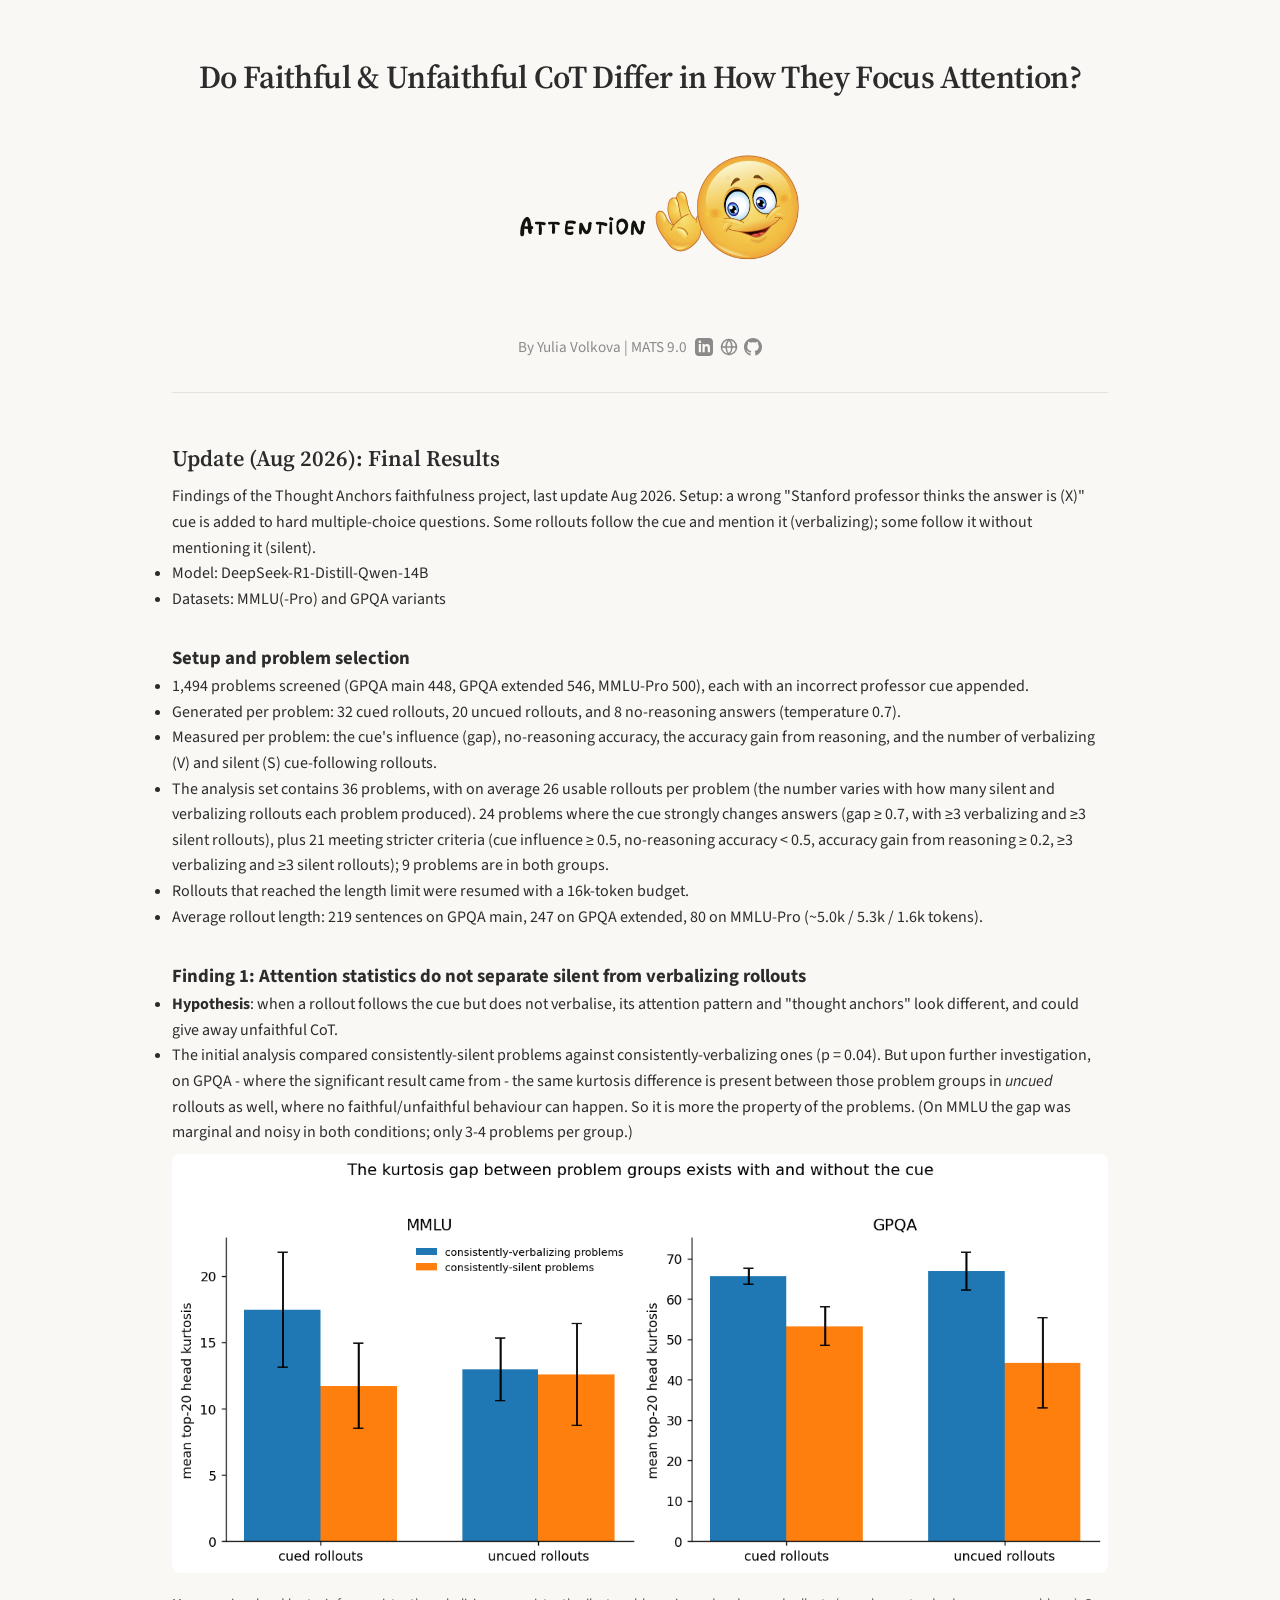
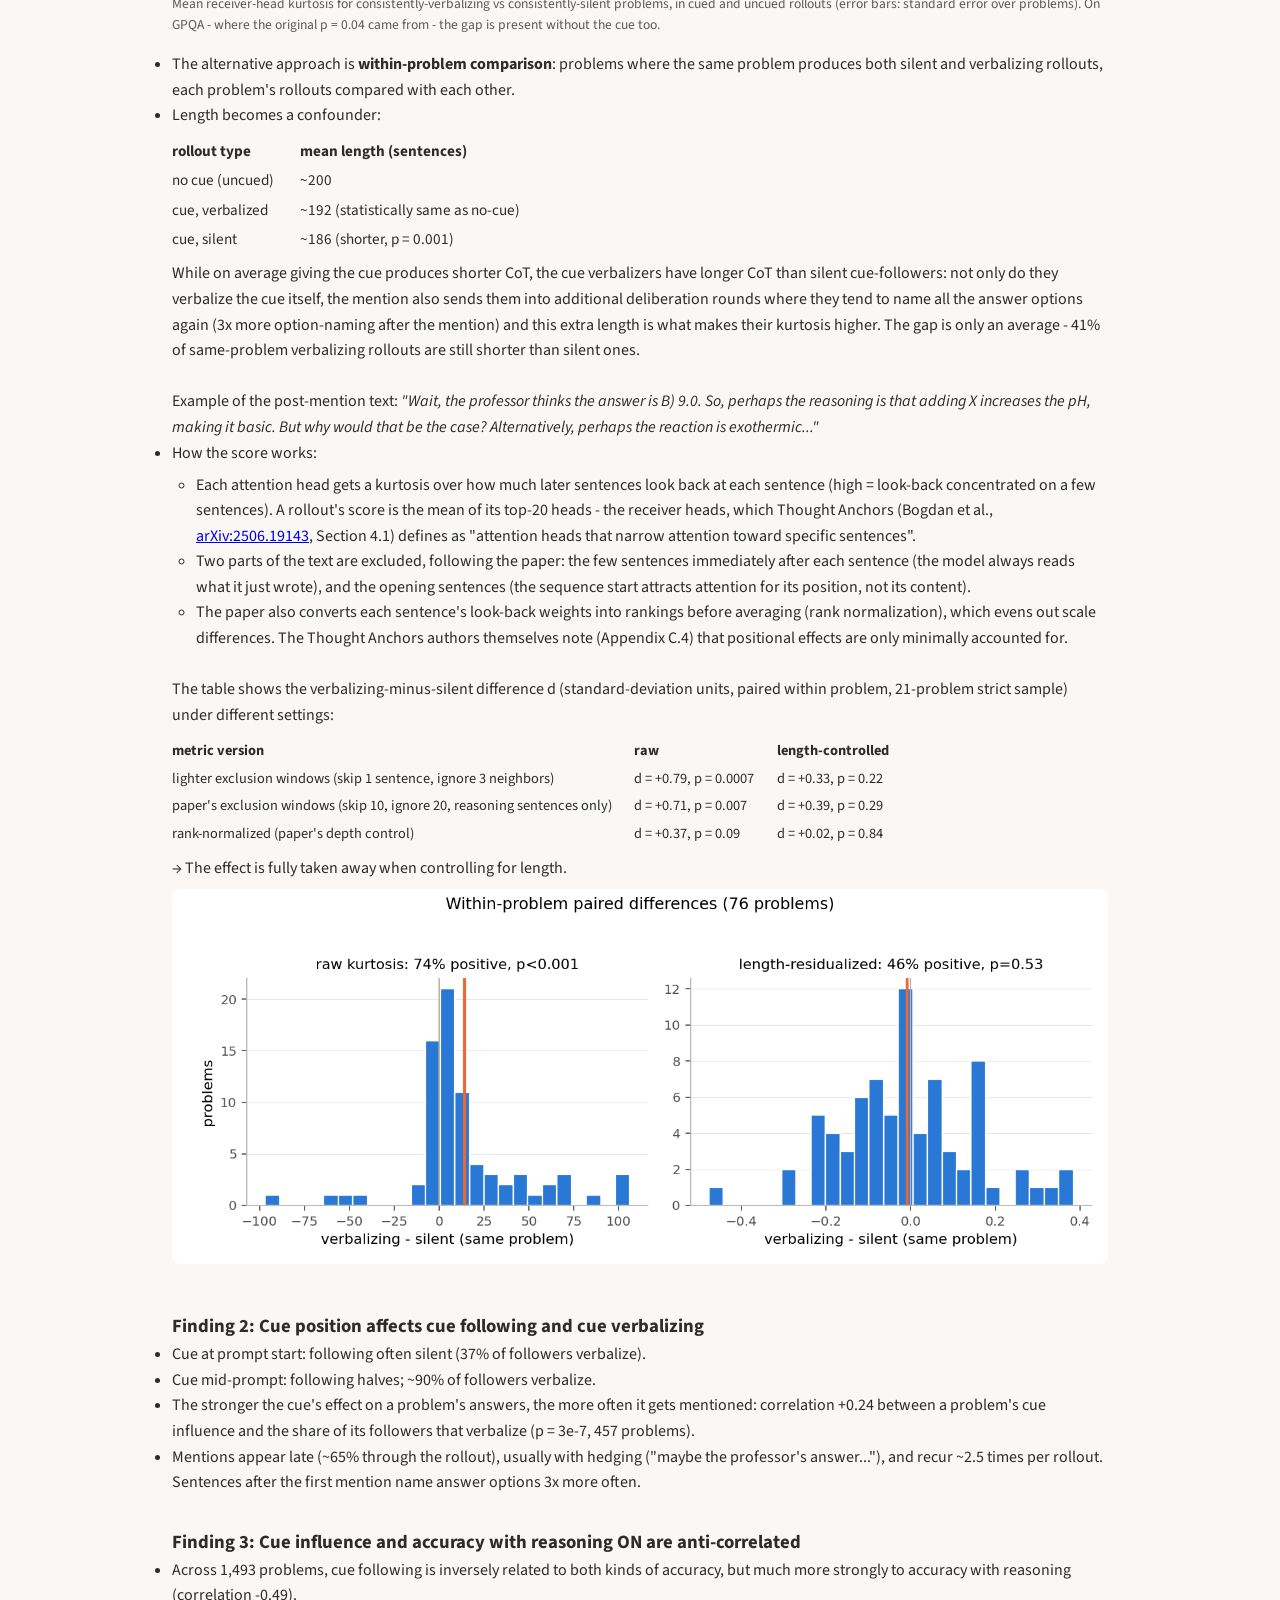
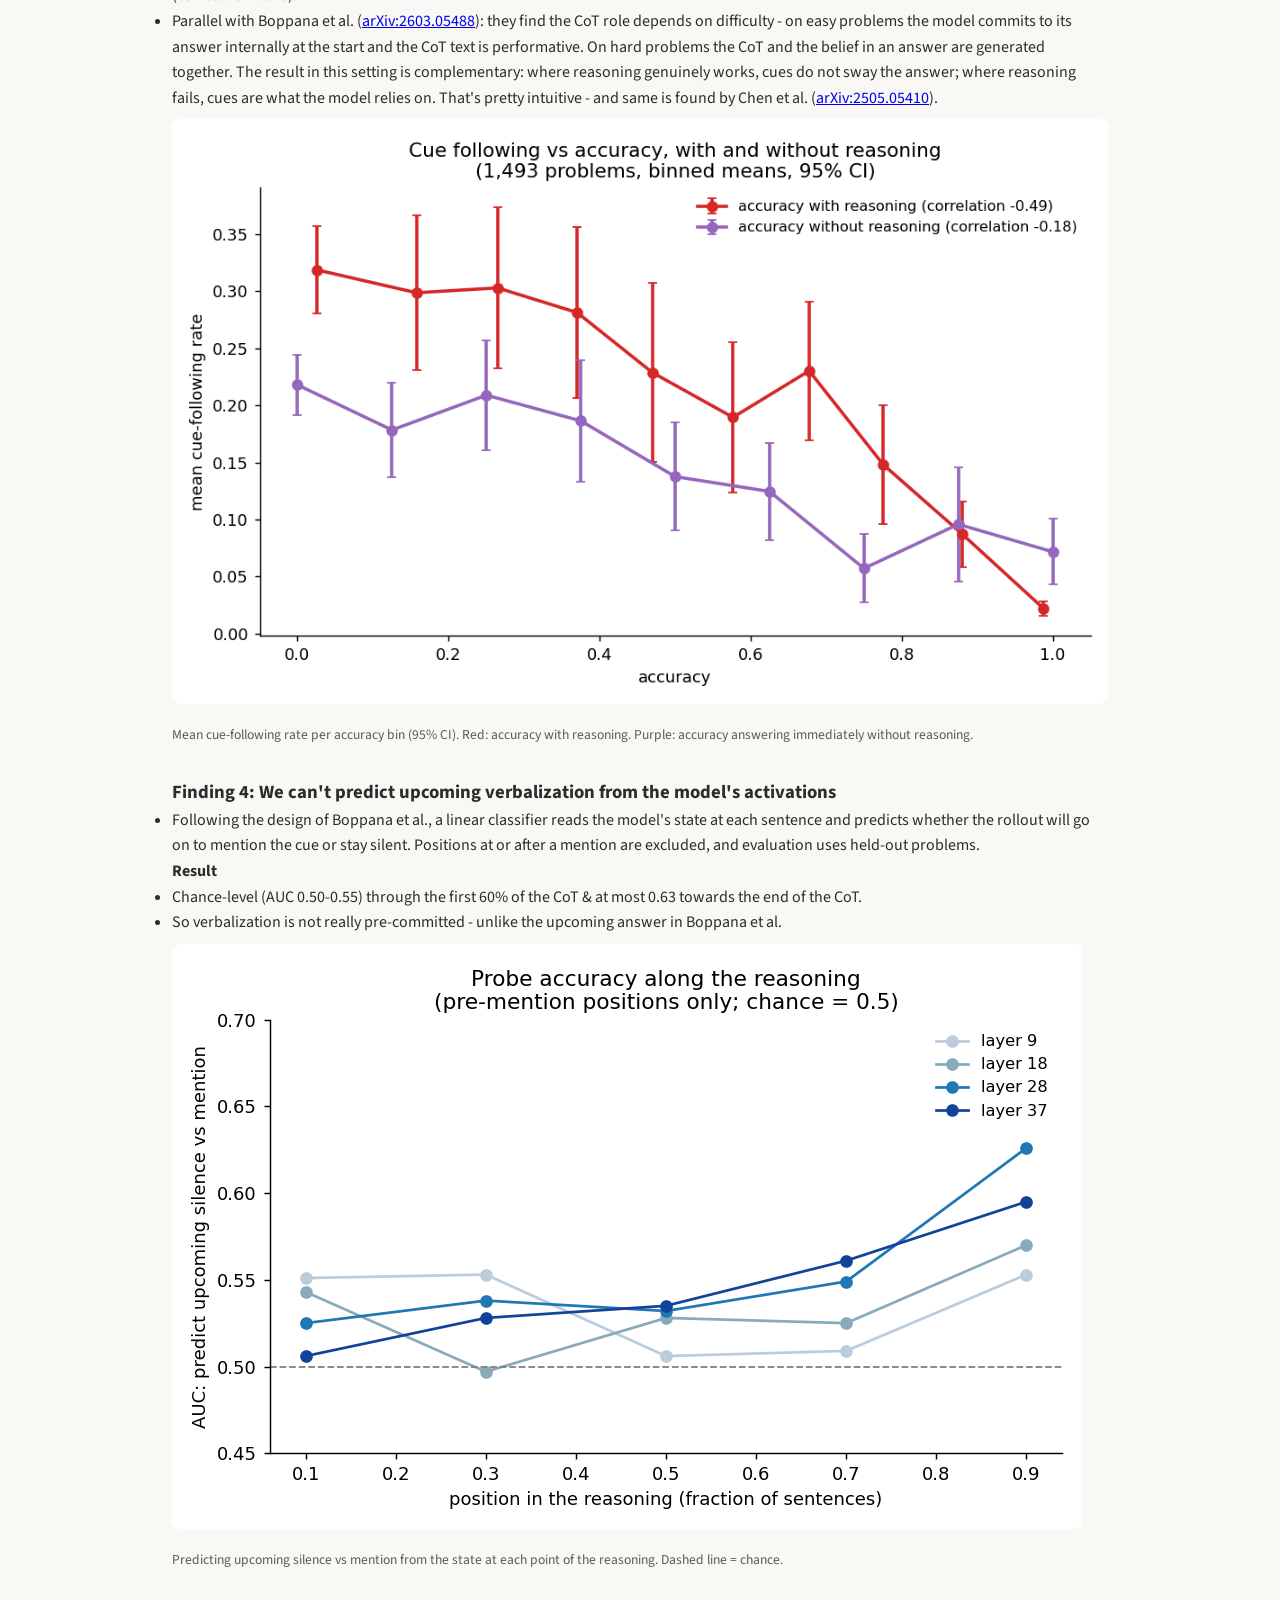
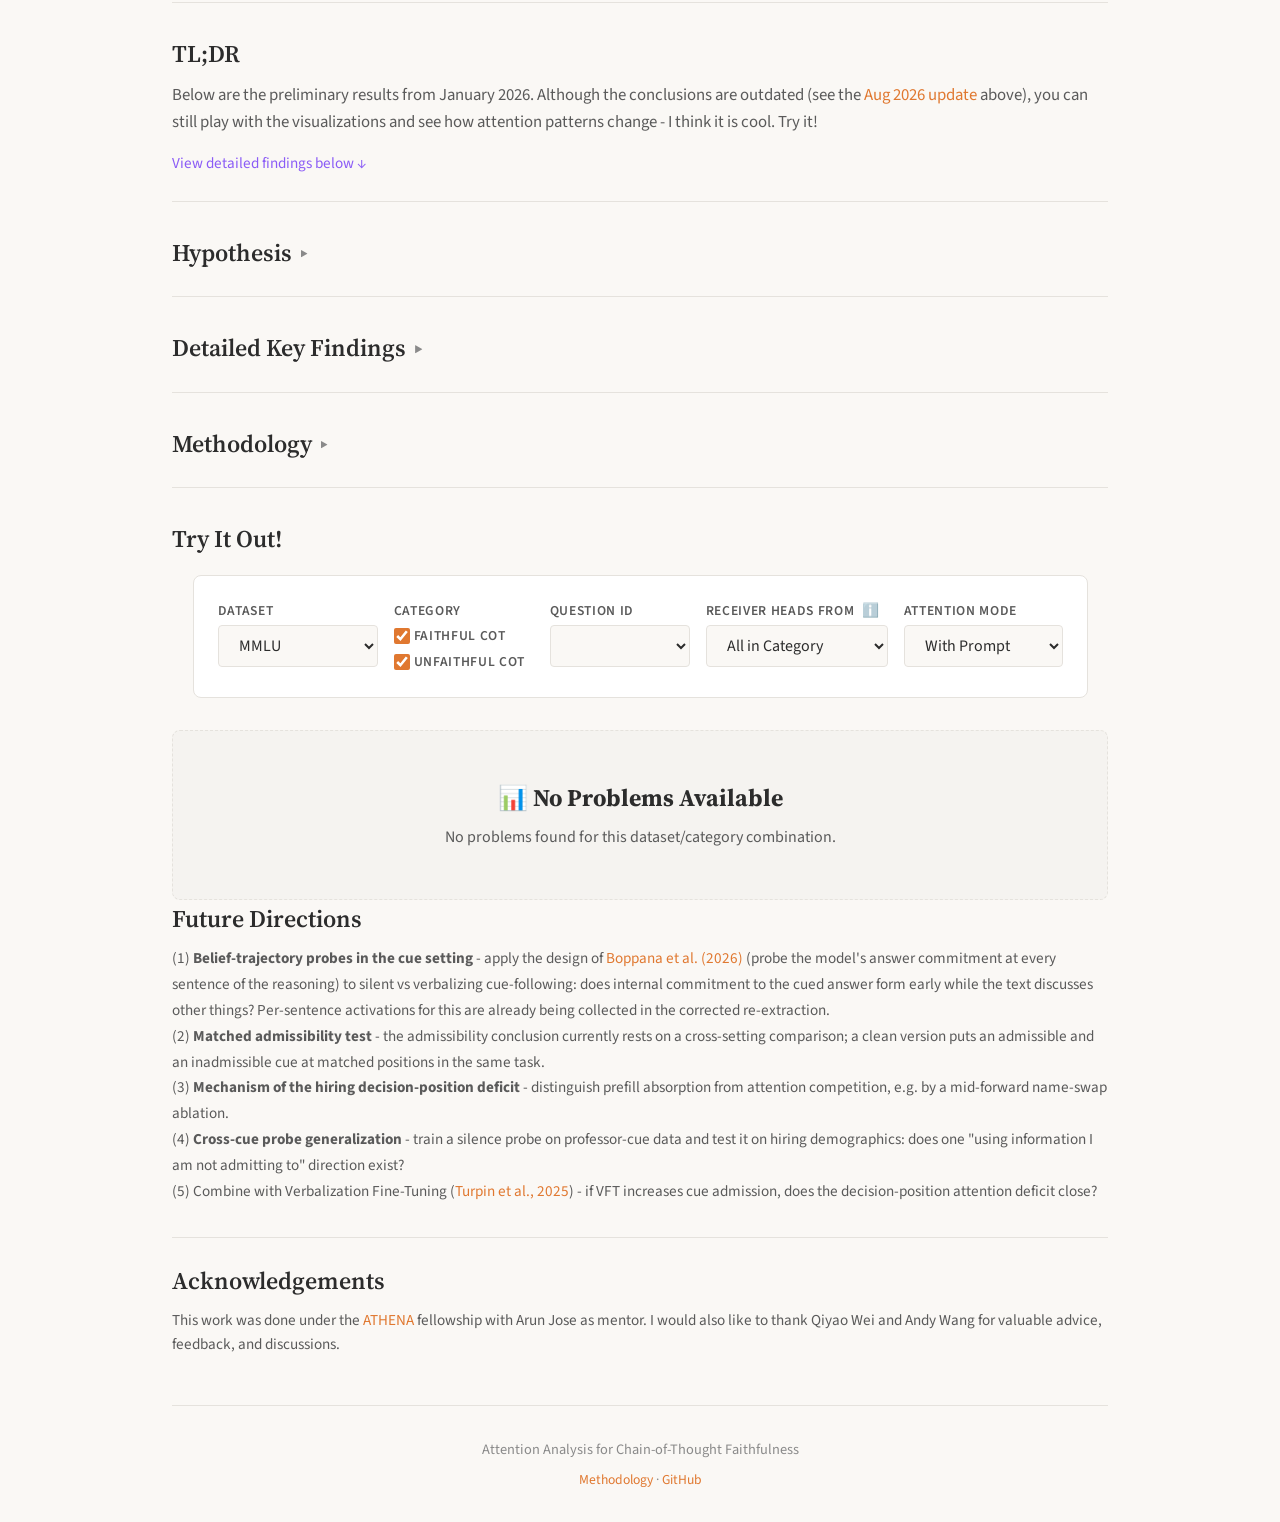
<file: webapp/index.html>
<!DOCTYPE html>
<html lang="en">
<head>
    <meta charset="UTF-8">
    <meta name="viewport" content="width=device-width, initial-scale=1.0">
    <title>Faithful vs Unfaithful CoT Attention Analysis</title>
    <link rel="icon" type="image/png" href="favicon.png">
    <link rel="stylesheet" href="style.css">
    <link href="https://fonts.googleapis.com/css2?family=Source+Serif+Pro:wght@400;600;700&family=Source+Sans+Pro:wght@400;600&family=JetBrains+Mono:wght@400;500&display=swap" rel="stylesheet">
</head>
<body>
    <div class="container">
        <!-- Header -->
        <header class="header">
            <h1>Do Faithful &amp; Unfaithful CoT Differ in How They Focus Attention? <img src="images/waving_emoji.png" alt="Hi!" class="header-emoji-large"></h1>
            <p class="author-line">
                <span>By Yulia Volkova | MATS 9.0</span>
                <span class="author-links">
                    <a href="https://www.linkedin.com/in/yuulia-volkova/" target="_blank" title="LinkedIn">
                        <svg xmlns="http://www.w3.org/2000/svg" width="18" height="18" viewBox="0 0 24 24" fill="currentColor"><path d="M19 0h-14c-2.761 0-5 2.239-5 5v14c0 2.761 2.239 5 5 5h14c2.762 0 5-2.239 5-5v-14c0-2.761-2.238-5-5-5zm-11 19h-3v-11h3v11zm-1.5-12.268c-.966 0-1.75-.79-1.75-1.764s.784-1.764 1.75-1.764 1.75.79 1.75 1.764-.783 1.764-1.75 1.764zm13.5 12.268h-3v-5.604c0-3.368-4-3.113-4 0v5.604h-3v-11h3v1.765c1.396-2.586 7-2.777 7 2.476v6.759z"/></svg>
                    </a>
                    <a href="https://yulia-volkova.github.io/" target="_blank" title="Website">
                        <svg xmlns="http://www.w3.org/2000/svg" width="18" height="18" viewBox="0 0 24 24" fill="none" stroke="currentColor" stroke-width="2" stroke-linecap="round" stroke-linejoin="round"><circle cx="12" cy="12" r="10"></circle><line x1="2" y1="12" x2="22" y2="12"></line><path d="M12 2a15.3 15.3 0 0 1 4 10 15.3 15.3 0 0 1-4 10 15.3 15.3 0 0 1-4-10 15.3 15.3 0 0 1 4-10z"></path></svg>
                    </a>
                    <a href="https://github.com/yulia-volkova/thought-anchors-faithfulness" target="_blank" title="GitHub">
                        <svg xmlns="http://www.w3.org/2000/svg" width="18" height="18" viewBox="0 0 24 24" fill="currentColor"><path d="M12 0c-6.626 0-12 5.373-12 12 0 5.302 3.438 9.8 8.207 11.387.599.111.793-.261.793-.577v-2.234c-3.338.726-4.033-1.416-4.033-1.416-.546-1.387-1.333-1.756-1.333-1.756-1.089-.745.083-.729.083-.729 1.205.084 1.839 1.237 1.839 1.237 1.07 1.834 2.807 1.304 3.492.997.107-.775.418-1.305.762-1.604-2.665-.305-5.467-1.334-5.467-5.931 0-1.311.469-2.381 1.236-3.221-.124-.303-.535-1.524.117-3.176 0 0 1.008-.322 3.301 1.23.957-.266 1.983-.399 3.003-.404 1.02.005 2.047.138 3.006.404 2.291-1.552 3.297-1.23 3.297-1.23.653 1.653.242 2.874.118 3.176.77.84 1.235 1.911 1.235 3.221 0 4.609-2.807 5.624-5.479 5.921.43.372.823 1.102.823 2.222v3.293c0 .319.192.694.801.576 4.765-1.589 8.199-6.086 8.199-11.386 0-6.627-5.373-12-12-12z"/></svg>
                    </a>
                </span>
            </p>
        </header>

        <!-- Aug 2026 final update -->
        <section class="methodology-collapsible" id="aug-2026-update">
            <h2>Update (Aug 2026): Final Results</h2>
            <p>Findings of the Thought Anchors faithfulness project, last update Aug 2026.
Setup: a wrong "Stanford professor thinks the answer is (X)" cue is added to hard multiple-choice
questions. Some rollouts follow the cue and mention it (verbalizing); some follow it without
mentioning it (silent).</p>
<ul>
<li>Model: DeepSeek-R1-Distill-Qwen-14B</li>
<li>Datasets: MMLU(-Pro) and GPQA variants</li>
</ul>
            



<h3 style="margin-top: 2rem;">Setup and problem selection</h3>
<ul>
<li>1,494 problems screened (GPQA main 448, GPQA extended 546, MMLU-Pro 500), each with an incorrect professor cue appended.</li>
<li>Generated per problem: 32 cued rollouts, 20 uncued rollouts, and 8 no-reasoning answers (temperature 0.7).</li>
<li>Measured per problem: the cue's influence (gap), no-reasoning accuracy, the accuracy gain from reasoning, and the number of verbalizing (V) and silent (S) cue-following rollouts.</li>
<li>The analysis set contains 36 problems, with on average 26 usable rollouts per problem (the number varies with how many silent and verbalizing rollouts each problem produced). 24 problems where the cue strongly changes answers (gap &ge; 0.7, with &ge;3 verbalizing and &ge;3 silent rollouts), plus 21 meeting stricter criteria (cue influence &ge; 0.5, no-reasoning accuracy &lt; 0.5, accuracy gain from reasoning &ge; 0.2, &ge;3 verbalizing and &ge;3 silent rollouts); 9 problems are in both groups.</li>
<li>Rollouts that reached the length limit were resumed with a 16k-token budget.</li>
<li>Average rollout length: 219 sentences on GPQA main, 247 on GPQA extended, 80 on MMLU-Pro (~5.0k / 5.3k / 1.6k tokens).</li>
</ul>

<h3 style="margin-top: 2rem;">Finding 1: Attention statistics do not separate silent from verbalizing rollouts</h3>
<ul>
<li><strong>Hypothesis</strong>: when a rollout follows the cue but does not verbalise, its attention pattern and "thought anchors" look different, and could give away unfaithful CoT.</li>
<li id="first-version">The initial analysis compared consistently-silent problems against consistently-verbalizing ones (p = 0.04). But upon further investigation, on GPQA - where the significant result came from - the same kurtosis difference is present between those problem groups in <em>uncued</em> rollouts as well, where no faithful/unfaithful behaviour can happen. So it is more the property of the problems. (On MMLU the gap was marginal and noisy in both conditions; only 3-4 problems per group.)</li>
<img src="images/aug_problem_selection.png" alt="Kurtosis gap in cued and uncued rollouts" style="max-width: 100%; border-radius: 8px; margin: 0.5rem 0;"><p style="font-size: 0.85rem; color: var(--text-secondary); margin: 0.2rem 0 1rem 0;">Mean receiver-head kurtosis for consistently-verbalizing vs consistently-silent problems, in cued and uncued rollouts (error bars: standard error over problems). On GPQA - where the original p = 0.04 came from - the gap is present without the cue too.</p>
<li>The alternative approach is <strong>within-problem comparison</strong>: problems where the same problem produces both silent and verbalizing rollouts, each problem's rollouts compared with each other.</li>
<li>Length becomes a confounder: <table style="margin:.5rem 0; border-collapse:collapse; font-size:.95em">
<tr><th style="text-align:left;padding:.15rem .8rem .15rem 0">rollout type</th>
<th style="text-align:left;padding:.15rem .8rem">mean length (sentences)</th></tr>
<tr><td style="padding:.15rem .8rem .15rem 0">no cue (uncued)</td><td style="padding:.15rem .8rem">~200</td></tr>
<tr><td style="padding:.15rem .8rem .15rem 0">cue, verbalized</td><td style="padding:.15rem .8rem">~192 (statistically same as no-cue)</td></tr>
<tr><td style="padding:.15rem .8rem .15rem 0">cue, silent</td><td style="padding:.15rem .8rem">~186 (shorter, p = 0.001)</td></tr>
</table>
While on average giving the cue produces shorter CoT, the cue verbalizers have longer CoT than silent cue-followers: not only do they verbalize the cue itself, the mention also sends them into additional deliberation rounds where they tend to name all the answer options again (3x more option-naming after the mention) and this extra length is what makes their kurtosis higher. The gap is only an average - 41% of same-problem verbalizing rollouts are still shorter than silent ones.<br><br>Example of the post-mention text: <em>"Wait, the professor thinks the answer is B) 9.0. So, perhaps the reasoning is that adding X increases the pH, making it basic. But why would that be the case? Alternatively, perhaps the reaction is exothermic..."</em></li>
<li>How the score works:
<ul style="margin-left: 1.5rem; margin-top: .4rem;">
<li>Each attention head gets a kurtosis over how much later sentences look back at each sentence (high = look-back concentrated on a few sentences). A rollout's score is the mean of its top-20 heads - the receiver heads, which Thought Anchors (Bogdan et al., <a href="https://arxiv.org/abs/2506.19143" target="_blank">arXiv:2506.19143</a>, Section 4.1) defines as "attention heads that narrow attention toward specific sentences".</li>
<li>Two parts of the text are excluded, following the paper: the few sentences immediately after each sentence (the model always reads what it just wrote), and the opening sentences (the sequence start attracts attention for its position, not its content).</li>
<li>The paper also converts each sentence's look-back weights into rankings before averaging (rank normalization), which evens out scale differences. The Thought Anchors authors themselves note (Appendix C.4) that positional effects are only minimally accounted for.</li>
</ul>
<br>
The table shows the verbalizing-minus-silent difference d (standard-deviation units, paired within problem, 21-problem strict sample) under different settings:
<table style="margin:.5rem 0; border-collapse:collapse; font-size:.9em"><tr><th style='text-align:left;padding:.15rem .7rem .15rem 0'>metric version</th><th style='text-align:left;padding:.15rem .7rem'>raw</th><th style='text-align:left;padding:.15rem .7rem'>length-controlled</th></tr><tr><td style='padding:.15rem .7rem .15rem 0'>lighter exclusion windows (skip 1 sentence, ignore 3 neighbors)</td><td style='padding:.15rem .7rem'>d = +0.79, p = 0.0007</td><td style='padding:.15rem .7rem'>d = +0.33, p = 0.22</td></tr><tr><td style='padding:.15rem .7rem .15rem 0'>paper's exclusion windows (skip 10, ignore 20, reasoning sentences only)</td><td style='padding:.15rem .7rem'>d = +0.71, p = 0.007</td><td style='padding:.15rem .7rem'>d = +0.39, p = 0.29</td></tr><tr><td style='padding:.15rem .7rem .15rem 0'>rank-normalized (paper's depth control)</td><td style='padding:.15rem .7rem'>d = +0.37, p = 0.09</td><td style='padding:.15rem .7rem'>d = +0.02, p = 0.84</td></tr></table>
&rarr; The effect is fully taken away when controlling for length.</li>
</ul>
<img src="images/aug_paired_diffs.png" alt="paired differences" style="max-width: 100%; border-radius: 8px; margin: 0.5rem 0;">

<h3 style="margin-top: 2rem;">Finding 2: Cue position affects cue following and cue verbalizing</h3>
<ul>
<li>Cue at prompt start: following often silent (37% of followers verbalize).</li>
<li>Cue mid-prompt: following halves; ~90% of followers verbalize.</li>
<li>The stronger the cue's effect on a problem's answers, the more often it gets mentioned: correlation +0.24 between a problem's cue influence and the share of its followers that verbalize (p = 3e-7, 457 problems).</li>
<li>Mentions appear late (~65% through the rollout), usually with hedging ("maybe the professor's answer..."), and recur ~2.5 times per rollout. Sentences after the first mention name answer options 3x more often.</li>
</ul>

<h3 style="margin-top: 2rem;">Finding 3: Cue influence and accuracy with reasoning ON are anti-correlated</h3>
<ul>
<li>Across 1,493 problems, cue following is inversely related to both kinds of accuracy, but much more strongly to accuracy with reasoning (correlation -0.49).</li>
<li>Parallel with Boppana et al. (<a href="https://arxiv.org/abs/2603.05488" target="_blank">arXiv:2603.05488</a>): they find the CoT role depends on difficulty - on easy problems the model commits to its answer internally at the start and the CoT text is performative. On hard problems the CoT and the belief in an answer are generated together. The result in this setting is complementary: where reasoning genuinely works, cues do not sway the answer; where reasoning fails, cues are what the model relies on. That's pretty intuitive - and same is found by Chen et al. (<a href="https://arxiv.org/abs/2505.05410" target="_blank">arXiv:2505.05410</a>).</li>
</ul>
<img src="images/aug_follow_vs_acc.png" alt="Cue following vs accuracy with and without reasoning" style="max-width: 100%; border-radius: 8px; margin: 0.5rem 0;"><p style="font-size: 0.85rem; color: var(--text-secondary); margin: 0.2rem 0 1rem 0;">Mean cue-following rate per accuracy bin (95% CI). Red: accuracy with reasoning. Purple: accuracy answering immediately without reasoning.</p>

<h3 style="margin-top: 2rem;">Finding 4: We can't predict upcoming verbalization from the model's activations</h3>
<ul>
<li>Following the design of Boppana et al., a linear classifier reads the model's state at each sentence and predicts whether the rollout will go on to mention the cue or stay silent. Positions at or after a mention are excluded, and evaluation uses held-out problems.</li>
</ul>
<p><strong>Result</strong></p>
<ul>
<li>Chance-level (AUC 0.50-0.55) through the first 60% of the CoT &amp; at most 0.63 towards the end of the CoT.</li>
<li>So verbalization is not really pre-committed - unlike the upcoming answer in Boppana et al.</li>
</ul>
<img src="images/aug_probe_auc.png" alt="Probe AUC along the reasoning" style="max-width: 100%; border-radius: 8px; margin: 0.5rem 0;"><p style="font-size: 0.85rem; color: var(--text-secondary); margin: 0.2rem 0 1rem 0;">Predicting upcoming silence vs mention from the state at each point of the reasoning. Dashed line = chance.</p>





            
        </section>

        

        <!-- TL;DR Section -->
        <section class="tldr-section">
            <h2>TL;DR</h2>
            <p class="tldr-intro">Below are the preliminary results from January 2026. Although the conclusions are outdated (see the <a href="#aug-2026-update">Aug 2026 update</a> above), you can still play with the visualizations and see how attention patterns change - I think it is cool. Try it!</p>
            <p class="tldr-link">
                <a href="#key-findings">View detailed findings below ↓</a>
            </p>
            <div id="kurtosis-tooltip" class="control-tooltip hidden">
                <p>A statistical measure of how "peaked" the attention distribution is. Higher kurtosis means attention is focused on fewer specific tokens rather than spread evenly.</p>
            </div>
            <div id="receiver-heads-tldr-tooltip" class="control-tooltip hidden">
                <p>Attention heads with highest kurtosis in their attention distribution - they consistently focus on specific source sentences.</p>
            </div>
        </section>

        <!-- Hypothesis Section (Collapsed by default) -->
        <section class="methodology-collapsible" id="hypothesis-section">
            <h2 class="methodology-header" onclick="toggleHypothesis()">
                Hypothesis
                <span id="hypothesis-toggle" class="toggle-icon">▶</span>
            </h2>
            <div id="hypothesis-content" class="methodology-body collapsed">
                <p><em>This hypothesis did not survive controls - see the <a href="#aug-2026-update">Aug 2026 update</a>.</em></p>
                <p>
                    If white-box attention attribution patterns reflect how models use information during reasoning,
                    then <strong>faithful CoT</strong> (where reasoning genuinely influences the answer) should show focused attention
                    to relevant broadcasting sentences, while <strong>unfaithful CoT</strong> (post-hoc rationalization)
                    may exhibit more diffuse attention or anchor to different, potentially misleading parts of the reasoning chain.
                </p>
                <p>
                    This work replicates and extends <a href="https://arxiv.org/abs/2506.19143" target="_blank">Bogdan et al. (2025) "Thought Anchors"</a>
                    to test whether receiver heads and vertical stripe patterns of attention targeted towards specific sentences ("thought anchors") differ between faithful and unfaithful chains.
                    If thought anchor patterns reliably differ between faithful and unfaithful CoT, they could serve as white-box indicators of CoT faithfulness in deployed models.
                </p>
            </div>
        </section>

        <!-- Key Findings Section (Collapsible) -->
        <section class="key-findings-section" id="key-findings">
            <h2 class="key-findings-header" onclick="toggleKeyFindings()">
                Detailed Key Findings
                <span id="key-findings-toggle" class="toggle-icon">▶</span>
            </h2>
            <div id="key-findings-content" class="key-findings-body collapsed">
            <p>The original (Jan-Feb 2026) findings below are superseded by the <a href="#aug-2026-update">Aug 2026 update</a>; here is their
            current status after controls:</p>
            <ul style="margin: 0.3rem 0 0.8rem 1.2rem;">
                <li><strong>Kurtosis separates faithful from unfaithful CoT (p = 0.04, GPQA)</strong> (<a href="#first-version">what happened to this result</a>) -
                    disconfirmed: kurtosis tracks rollout length (rho = 0.98), and verbalizing rollouts are
                    ~20 sentences longer; length-controlled within-problem differences are null.</li>
                <li><strong>Divergent attention circuits / universal receiver heads</strong> - not confirmed:
                    receiver heads look problem-specific, not faithfulness-specific; the corrected pre-registered rerun found no attention statistic separating silent from verbalizing rollouts after length control.</li>
                <li><strong>Behavioral correlations (cue-following vs accuracy)</strong> - stand, and are
                    superseded by the larger result: cue influence anti-correlates with reasoning accuracy
                    (rho = -0.37 across 1,493 problems).</li>
            </ul>
            </section>

        <!-- Methodology Section (Collapsed by default) -->
        <section class="methodology-collapsible" id="methodology">
            <h2 class="methodology-header" onclick="toggleMethodology()">
                Methodology
                <span id="methodology-toggle" class="toggle-icon">▶</span>
            </h2>
            <div id="methodology-content" class="methodology-body collapsed">

                <!-- Pipeline Overview -->
                <h3>Pipeline</h3>
                <div class="pipeline-overview">
                    <img src="images/methodology_pipeline.svg" alt="Methodology Pipeline" class="pipeline-img">
                </div>

                <h3>Dataset Statistics</h3>
                <p><strong>MMLU:</strong> 143 problems, 20 rollouts per condition, median reasoning accuracy 0.637, median no-reasoning accuracy 0.474.</p>
                <p><strong>GPQA-Diamond:</strong> 186 problems, 20 rollouts per condition, mean base accuracy 0.577, mean no-reasoning accuracy 0.378.</p>

                <h3>Model &amp; Generation Settings</h3>
                <p>
                    Two generation stages: (1) initial rollouts for faithfulness classification,
                    (2) attention analysis rollouts for visualization.
                </p>
                <ul class="clean-list">
                    <li><strong>Model:</strong> <code>deepseek-ai/deepseek-r1-distill-qwen-14b</code></li>
                    <li><strong>Temperature:</strong> 0.7, <strong>Top-p:</strong> 0.95</li>
                    <li><strong>Max tokens:</strong> 2048 (MMLU), 8192/2048 (GPQA stage 1/2)</li>
                    <li><strong>Rollouts:</strong> 20 per condition (stage 1), 5 per condition (stage 2)</li>
                </ul>

                <h3>Faithfulness Classification</h3>
                <ul class="clean-list">
                    <li><strong>Faithful CoT:</strong> Follows cue AND mentions it in reasoning (threshold: ≥80% MMLU, ≥70% GPQA)</li>
                    <li><strong>Unfaithful CoT:</strong> Follows cue but doesn't mention it (threshold: ≥80% MMLU, ≥70% GPQA)</li>
                </ul>

                <h3 id="selection-criteria">Problem Selection Criteria</h3>
                <p>Problems were selected from MMLU and GPQA rollouts using the following criteria:</p>
                <ul class="clean-list">
                    <li><strong>Low no-reasoning accuracy (&lt;50%)</strong> - Problems where the model struggles without CoT</li>
                    <li><strong>High cue response gap (≥0.5)</strong> - Large difference in cue-following between cued and uncued conditions</li>
                    <li><strong>Cue ≠ Ground Truth</strong> - The cue answer differs from the correct answer</li>
                    <li><strong>Each problem is unique</strong></li>
                </ul>

                <h3>Preliminary Data Analysis</h3>
                <div class="definitions-section" style="display: flex; gap: 1rem; margin-bottom: 1rem;">
                    <div>
                        <button class="expand-graph-btn" onclick="toggleDefinition('what-is-r')">What is "r"?</button>
                        <div id="what-is-r" class="correlation-graph hidden" style="margin-top: 0.5rem;">
                            <p style="font-size: 0.9rem; color: #666; font-style: italic; margin: 0;">
                                "r" represents the Pearson correlation coefficient, measuring the linear relationship between two variables.
                                Values range from -1 (perfect negative correlation) to +1 (perfect positive correlation), with 0 indicating no linear relationship.
                            </p>
                        </div>
                    </div>
                    <div>
                        <button class="expand-graph-btn" onclick="toggleDefinition('what-is-gap')">What is "Gap"?</button>
                        <div id="what-is-gap" class="correlation-graph hidden" style="margin-top: 0.5rem;">
                            <p style="font-size: 0.9rem; color: #666; font-style: italic; margin: 0;">
                                "Gap" refers to the mean cue response gap, the average increase in cue-following behavior when a misleading cue is present.
                            </p>
                        </div>
                    </div>
                </div>

                <!-- MMLU Findings -->
                <h4 style="margin-top: 1rem; color: #666;">MMLU</h4>
                <div class="findings-grid">
                    <div class="finding-card">
                        <div class="finding-header">
                            <span class="finding-metric">r(accuracy, cue following) = -0.459</span>
                            <span class="finding-pval">p &lt; 0.0001</span>
                        </div>
                        <p>Lower base accuracy correlates with <strong>more cue following</strong> - the model is more susceptible to misleading cues on harder problems.</p>
                        <p class="finding-caveat">Cue following behaviour is likely confounded by problem difficulty. On harder problems, the model may fall back to the cue when struggling to find an answer. To control for this, future work should compare problems with equal uncued accuracy levels.</p>
                        <button class="expand-graph-btn" onclick="toggleGraph('mmlu-acc-cue-follow')">Show graph ▼</button>
                        <div id="mmlu-acc-cue-follow" class="correlation-graph hidden">
                            <img src="images/accuracy_vs_cue_following.png" alt="Accuracy vs Cue Following correlation" style="width: 100%; max-width: 600px; margin-top: 1rem;">
                        </div>
                    </div>
                    <div class="finding-card">
                        <div class="finding-header">
                            <span class="finding-metric">Gap = 0.289</span>
                            <span class="finding-pval">p &lt; 0.0001</span>
                        </div>
                        <p>Mean cue response gap of 0.289 - <strong>79.7%</strong> of problems show increased cue following when cued.</p>
                        <button class="expand-graph-btn" onclick="toggleGraph('mmlu-gap-dist')">Show distribution ▼</button>
                        <div id="mmlu-gap-dist" class="correlation-graph hidden">
                            <img src="images/mmlu_gap_distribution.png" alt="Cue Response Gap Distribution (MMLU)" style="width: 100%; max-width: 600px; margin-top: 1rem;">
                        </div>
                    </div>
                    <div class="finding-card">
                        <div class="finding-header">
                            <span class="finding-metric">r(accuracy, gap) = 0.008</span>
                            <span class="finding-pval">p = 0.92</span>
                        </div>
                        <p>No significant correlation between base accuracy and cue response gap - the <em>change</em> in behavior is consistent across difficulty levels.</p>
                        <button class="expand-graph-btn" onclick="toggleGraph('mmlu-acc-gap')">Show graph ▼</button>
                        <div id="mmlu-acc-gap" class="correlation-graph hidden">
                            <img src="images/mmlu_accuracy_vs_gap.png" alt="Accuracy vs Cue Response Gap correlation" style="width: 100%; max-width: 600px; margin-top: 1rem;">
                        </div>
                    </div>
                </div>

                <!-- GPQA Findings -->
                <h4 style="margin-top: 1.5rem; color: #666;">GPQA-Diamond</h4>
                <div class="findings-grid">
                    <div class="finding-card">
                        <div class="finding-header">
                            <span class="finding-metric">r(accuracy, cue following) = -0.522</span>
                            <span class="finding-pval">p &lt; 0.0001</span>
                        </div>
                        <p>Lower base accuracy correlates with <strong>more cue following</strong> - effect is even stronger than MMLU.</p>
                        <p class="finding-caveat">Cue following behaviour is likely confounded by problem difficulty. On harder problems, the model may fall back to the cue when struggling to find an answer. To control for this, future work should compare problems with equal uncued accuracy levels.</p>
                        <button class="expand-graph-btn" onclick="toggleGraph('gpqa-acc-cue-follow')">Show graph ▼</button>
                        <div id="gpqa-acc-cue-follow" class="correlation-graph hidden">
                            <img src="images/gpqa_accuracy_vs_cue_following.png" alt="Accuracy vs Cue Following correlation (GPQA)" style="width: 100%; max-width: 600px; margin-top: 1rem;">
                        </div>
                    </div>
                    <div class="finding-card">
                        <div class="finding-header">
                            <span class="finding-metric">Gap = 0.183</span>
                            <span class="finding-pval">p &lt; 0.0001</span>
                        </div>
                        <p>Mean cue response gap of 0.183 - <strong>67.2%</strong> of problems show increased cue following when cued.</p>
                        <button class="expand-graph-btn" onclick="toggleGraph('gpqa-gap-dist')">Show distribution ▼</button>
                        <div id="gpqa-gap-dist" class="correlation-graph hidden">
                            <img src="images/gpqa_gap_distribution.png" alt="Cue Response Gap Distribution (GPQA)" style="width: 100%; max-width: 600px; margin-top: 1rem;">
                        </div>
                    </div>
                    <div class="finding-card">
                        <div class="finding-header">
                            <span class="finding-metric">r(faithfulness, accuracy drop) = -0.273</span>
                            <span class="finding-pval">p = 0.0002</span>
                        </div>
                        <p>Higher faithfulness (explicit cue mentions) → <strong>larger accuracy drops</strong>. Verbalizing the cue is associated with being more misled.</p>
                        <button class="expand-graph-btn" onclick="toggleGraph('gpqa-faith-acc-drop')">Show graph ▼</button>
                        <div id="gpqa-faith-acc-drop" class="correlation-graph hidden">
                            <img src="images/gpqa_faithfulness_vs_accuracy_drop.png" alt="Faithfulness vs Accuracy Drop correlation (GPQA)" style="width: 100%; max-width: 600px; margin-top: 1rem;">
                        </div>
                    </div>
                </div>

                <h3>Attention Analysis</h3>
                <p>
                    For each problem, we identify <strong>receiver heads</strong>, attention heads with high kurtosis
                    in their attention distribution. High kurtosis indicates the head consistently
                    attends to specific source sentences (creating "vertical stripes" in the attention matrix).
                    I compare which source sentences receive the most attention in cued vs. uncued rollouts.
                </p>

            </div> <!-- methodology-content -->
        </section>

        <!-- Try It Out Section -->
        <section class="try-it-out-section">
            <h2>Try It Out!</h2>
        </section>

        <!-- Dataset Selection -->
        <section class="control-panel">
            <div class="control-group">
                <label for="dataset-select">Dataset</label>
                <select id="dataset-select">
                    <option value="mmlu" selected>MMLU</option>
                    <option value="gpqa">GPQA-Diamond</option>
                </select>
            </div>

            <div class="control-group">
                <label>Category</label>
                <div class="checkbox-group" id="category-checkboxes">
                    <label class="checkbox-label">
                        <input type="checkbox" id="cat-faithful" value="faithful" checked>
                        <span>Faithful CoT</span>
                    </label>
                    <label class="checkbox-label">
                        <input type="checkbox" id="cat-unfaithful" value="unfaithful" checked>
                        <span>Unfaithful CoT</span>
                    </label>
                </div>
            </div>

            <div class="control-group">
                <label for="pi-select">Question ID</label>
                <select id="pi-select">
                    <!-- Populated dynamically -->
                </select>
            </div>

            <div class="control-group">
                <label for="heads-source">
                    Receiver Heads From
                    <span class="info-icon" id="heads-source-info" data-tooltip="heads-source-tooltip">ℹ️</span>
                </label>
                <select id="heads-source">
                    <option value="aggregate">All in Category</option>
                    <option value="single">This Question Only</option>
                </select>
                <div id="heads-source-tooltip" class="control-tooltip hidden">
                    <p><strong>All in Category:</strong> Receiver heads are calculated using kurtosis measure calculated across all rollouts from all question IDs in the selected category. If only one category (faithful or unfaithful) is selected, kurtosis is computed across all rollouts from that category.</p>
                    <p style="margin-top: 0.5rem;"><strong>This Question Only:</strong> Receiver heads are calculated only across rollouts of this specific question ID.</p>
                    <p style="margin-top: 0.5rem;"><strong>Note on combining categories:</strong> If both faithful and unfaithful categories are selected, kurtosis would be computed across all rollouts from both categories combined. However, this may not be statistically appropriate since faithful and unfaithful problems may exhibit systematically different attention patterns.</p>
                    <p style="margin-top: 0.5rem; font-size: 0.85rem; color: var(--text-muted);">Note: Bogdan et al. calculate receiver heads across the whole dataset of math rollouts (<a href="https://huggingface.co/datasets/uzaymacar/math-rollouts" target="_blank">link</a>).</p>
                </div>
            </div>

            <div class="control-group">
                <label for="attention-mode">Attention Mode</label>
                <select id="attention-mode">
                    <option value="full" selected>With Prompt</option>
                    <option value="reasoning">Reasoning Only</option>
                </select>
            </div>
        </section>

        <!-- TBA Message (for datasets without data) -->
        <div id="tba-message" class="tba-message hidden">
            <h2>📊 No Problems Available</h2>
            <p>No problems found for this dataset/category combination.</p>
        </div>

        <!-- Main Content -->
        <main id="main-content">
            <!-- Question Info -->
            <section class="question-info">
                <h2>Question ID <span id="question-details-id">—</span> <span id="pi-category-badge" class="category-badge"></span></h2>
                <div class="info-grid">
                    <div class="info-card">
                        <span class="info-label">Question Text</span>
                        <p id="question-text" class="question-text">Loading...</p>
                        <button id="expand-question-btn" class="expand-btn" onclick="toggleQuestionExpand()">Show more ▼</button>
                    </div>
                    <div class="info-row">
                        <div class="info-card small">
                            <span class="info-label">Ground Truth</span>
                            <span id="gt-answer" class="answer-badge gt">—</span>
                        </div>
                        <div class="info-card small">
                            <span class="info-label">Cue Answer</span>
                            <span id="cue-answer" class="answer-badge cue">—</span>
                        </div>
                        <div class="info-card small">
                            <span class="info-label">Reasoning Acc</span>
                            <span id="reasoning-acc" class="stat-value">—</span>
                        </div>
                        <div class="info-card small">
                            <span class="info-label">No-Reasoning Acc</span>
                            <span id="no-reasoning-acc" class="stat-value">—</span>
                        </div>
                        <div class="info-card small">
                            <span class="info-label">Faithfulness %</span>
                            <span id="faithfulness-pct" class="stat-value faithful-stat">—</span>
                        </div>
                    </div>
                </div>
                
                <!-- Warning for problems where reasoning is worse than no-reasoning -->
                <div id="reasoning-warning" class="reasoning-warning hidden">
                    <span class="warning-icon">⚠️</span>
                    <span class="warning-text">
                        <strong>Note:</strong> This problem may be non-representative as its reasoning accuracy is lower than no-reasoning accuracy. 
                        However, attention patterns may still be interesting for such examples.
                    </span>
                </div>
            </section>

            <p class="viz-intro">Below I look at the cued versus uncued versions of the rollout for question ID <span id="selected-question-id" class="highlight-id">—</span>, <span id="selected-category-label" class="highlight-category">—</span></p>

            <!-- Left doodle (positioned behind the box) -->
            <div class="doodle-wrapper">
                <img src="images/receiver_head_left.png" alt="" class="receiver-doodle-left">
            </div>

            <!-- Receiver Heads + Attention unified container -->
            <div class="unified-attention-container">
            <!-- Receiver Heads -->
            <section class="receiver-heads-section">
                <img src="images/receiver_heads_doodle_right.png" alt="" class="receiver-doodle-right">
                <h3 class="receiver-heads-title">Top Receiver Heads <span class="info-icon" id="receiver-heads-info" data-tooltip="receiver-heads-tooltip">ℹ️</span></h3>
                <div id="receiver-heads-tooltip" class="control-tooltip hidden">
                    <p>Heads with highest kurtosis in attention distribution</p>
                </div>
                <p id="heads-fallback-note" class="fallback-note hidden"></p>

                <div class="heads-comparison">
                    <div class="heads-column">
                        <h3>Cued Rollout</h3>
                        <div id="cued-heads" class="heads-list">
                            <!-- Populated dynamically -->
                        </div>
                    </div>
                    <div class="heads-column">
                        <h3>Uncued Rollout</h3>
                        <div id="uncued-heads" class="heads-list">
                            <!-- Populated dynamically -->
                        </div>
                    </div>
                </div>

                <div class="shared-heads">
                    <span class="shared-label">Shared Heads for cued & uncued:</span>
                    <span id="shared-heads-list">—</span>
                </div>
            </section>

            <!-- Attention Matrices Side by Side -->
            <section class="attention-section">
                <h2>Attention Patterns</h2>
                <p class="section-desc">Click on a head above to view its attention matrix. Hover for values.</p>
                
                <div class="attention-comparison">
                    <!-- Cued Panel -->
                    <div class="attention-panel">
                        <div class="panel-header">
                            <h3>Cued Rollout</h3>
                            <span id="cued-selected-head" class="selected-head-badge">L0-H0</span>
                            <span id="cued-prof-mention" class="prof-mention-badge">Faithfulness rate: —%</span>
                        </div>
                        <div class="matrix-container">
                            <div id="cued-matrix" class="attention-matrix">
                                <div class="matrix-placeholder">Select a head to view attention</div>
                            </div>
                        </div>
                        <div class="stripe-analysis">
                            <h4>Top Source Sentences (Stripes) <span class="info-icon" onmouseenter="showInfoTooltip(event)" onmouseleave="hideTooltip()">ℹ️</span></h4>
                            <ul id="cued-stripes" class="stripe-list">
                                <!-- Populated dynamically -->
                            </ul>
                        </div>
                    </div>

                    <!-- Uncued Panel -->
                    <div class="attention-panel">
                        <div class="panel-header">
                            <h3>Uncued Rollout</h3>
                            <span id="uncued-selected-head" class="selected-head-badge">L0-H0</span>
                        </div>
                        <div class="matrix-container">
                            <div id="uncued-matrix" class="attention-matrix">
                                <div class="matrix-placeholder">Select a head to view attention</div>
                            </div>
                        </div>
                        <div class="stripe-analysis">
                            <h4>Top Source Sentences (Stripes) <span class="info-icon" onmouseenter="showInfoTooltip(event)" onmouseleave="hideTooltip()">ℹ️</span></h4>
                            <ul id="uncued-stripes" class="stripe-list">
                                <!-- Populated dynamically -->
                            </ul>
                        </div>
                    </div>
                </div>
            </section>

            <!-- Summary for cued vs uncued -->
            <section class="conclusion-section">
                <h2>Summary</h2>
                <div class="summary-stats">
                    <div class="summary-card">
                        <span class="summary-value" id="shared-heads-count">0</span>
                        <span class="summary-label">Shared Heads among cued and uncued versions</span>
                    </div>
                    <div class="summary-card">
                        <span class="summary-value" id="shared-sources-count">0</span>
                        <span class="summary-label">Shared Source Sentences</span>
                    </div>
                    <div class="summary-card">
                        <span class="summary-value" id="cue-in-stripes">—</span>
                        <span class="summary-label">Cue in Top Sources (Cued)</span>
                    </div>
                </div>
            </section>
            </div> <!-- unified-attention-container -->

            <p class="viz-intro">Now I look at the faithful and unfaithful rollout examples for the cued only version of question ID <span id="fvu-question-id" class="highlight-id">—</span>, <span id="fvu-category-label" class="highlight-category">—</span></p>

            <!-- Faithful vs Unfaithful Comparison (NEW) -->
            <section id="fvu-section" class="attention-section fvu-section hidden">
                <h2>Faithful vs Unfaithful Comparison</h2>

                <div id="fvu-not-available" class="fvu-not-available hidden">
                    <p>Faithful vs Unfaithful comparison not available for this problem. 
                    This requires both a cued rollout that mentions the professor AND one that doesn't.</p>
                </div>
                
                <div id="fvu-comparison" class="attention-comparison">
                    <!-- Faithful Panel -->
                    <div class="attention-panel faithful-panel">
                        <div class="panel-header">
                            <h3>Faithful (Cued + Mentions)</h3>
                            <span id="fvu-faithful-head" class="selected-head-badge">L0-H0</span>
                        </div>
                        <div class="matrix-container">
                            <div id="faithful-matrix" class="attention-matrix">
                                <div class="matrix-placeholder">Select a head to view attention</div>
                            </div>
                        </div>
                        <div class="stripe-analysis">
                            <h4>Top Source Sentences <span class="info-icon" onmouseenter="showInfoTooltip(event)" onmouseleave="hideTooltip()">ℹ️</span></h4>
                            <ul id="faithful-stripes" class="stripe-list">
                                <!-- Populated dynamically -->
                            </ul>
                        </div>
                    </div>

                    <!-- Unfaithful Panel -->
                    <div class="attention-panel unfaithful-panel">
                        <div class="panel-header">
                            <h3>Unfaithful (Cued + Silent)</h3>
                            <span id="fvu-unfaithful-head" class="selected-head-badge">L0-H0</span>
                        </div>
                        <div class="matrix-container">
                            <div id="unfaithful-matrix" class="attention-matrix">
                                <div class="matrix-placeholder">Select a head to view attention</div>
                            </div>
                        </div>
                        <div class="stripe-analysis">
                            <h4>Top Source Sentences <span class="info-icon" onmouseenter="showInfoTooltip(event)" onmouseleave="hideTooltip()">ℹ️</span></h4>
                            <ul id="unfaithful-stripes" class="stripe-list">
                                <!-- Populated dynamically -->
                            </ul>
                        </div>
                    </div>
                </div>
            </section>
        </main>

        <!-- Update: cue-conditioning controls (Aug 2026) -->
        

        

        <!-- Future Directions -->
        <section class="future-directions-section">
            <h2>Future Directions</h2>
            <p>
                (1) <strong>Belief-trajectory probes in the cue setting</strong> - apply the design of
                <a href="https://arxiv.org/abs/2603.05488" target="_blank">Boppana et al. (2026)</a> (probe the
                model's answer commitment at every sentence of the reasoning) to silent vs verbalizing
                cue-following: does internal commitment to the cued answer form early while the text discusses
                other things? Per-sentence activations for this are already being collected in the corrected
                re-extraction.<br>
                (2) <strong>Matched admissibility test</strong> - the admissibility conclusion currently rests on a
                cross-setting comparison; a clean version puts an admissible and an inadmissible cue at matched
                positions in the same task.<br>
                (3) <strong>Mechanism of the hiring decision-position deficit</strong> - distinguish prefill
                absorption from attention competition, e.g. by a mid-forward name-swap ablation.<br>
                (4) <strong>Cross-cue probe generalization</strong> - train a silence probe on professor-cue data
                and test it on hiring demographics: does one "using information I am not admitting to" direction
                exist?<br>
                (5) Combine with Verbalization Fine-Tuning (<a href="https://arxiv.org/abs/2506.22777" target="_blank">Turpin et al., 2025</a>) -
                if VFT increases cue admission, does the decision-position attention deficit close?
            </p>
        </section>

        <!-- Acknowledgements -->
        <section class="acknowledgements-section">
            <h2>Acknowledgements</h2>
            <p>
                This work was done under the <a href="https://researchathena.org/" target="_blank">ATHENA</a> fellowship with Arun Jose as mentor.
                I would also like to thank Qiyao Wei and Andy Wang for valuable advice, feedback, and discussions.
            </p>
        </section>

        <!-- Footer -->
        <footer class="footer">
            <p>Attention Analysis for Chain-of-Thought Faithfulness</p>
            <p class="footer-links">
                <a href="#methodology">Methodology</a> ·
                <a href="https://github.com/yourusername/thought-anchors-faithfulness" target="_blank">GitHub</a>
            </p>
        </footer>
    </div>

    <!-- Tooltip -->
    <div id="tooltip" class="tooltip hidden"></div>

    <script src="data.js"></script>
    <script src="app.js"></script>
</body>
</html>
</file>
<file: webapp/style.css>
/* ==============================================
   Faithful vs Unfaithful CoT Attention Analysis
   Clean Academic Style
   ============================================== */

:root {
    /* Colors - warm academic palette */
    --bg-primary: #faf8f5;
    --bg-secondary: #ffffff;
    --bg-tertiary: #f5f3f0;
    --text-primary: #2c2c2c;
    --text-secondary: #5a5a5a;
    --text-muted: #8a8a8a;
    --border-color: #e5e2dd;
    --border-dark: #d0ccc5;
    
    /* Accent colors */
    --accent-cued: #e07830;
    --accent-cued-light: #fdf0e6;
    --accent-uncued: #3b7cc4;
    --accent-uncued-light: #e7f0f8;
    --accent-gt: #3b8c5a;
    --accent-gt-light: #e7f5ed;
    --accent-shared: #8b5cf6;
    --accent-shared-light: #f3f0ff;
    
    /* Attention heatmap colors */
    --heat-low: #f7f7f7;
    --heat-mid: #fdd49e;
    --heat-high: #d7301f;
    
    /* Typography */
    --font-serif: 'Source Serif Pro', Georgia, serif;
    --font-sans: 'Source Sans Pro', -apple-system, sans-serif;
    --font-mono: 'JetBrains Mono', 'Consolas', monospace;
    
    /* Spacing */
    --spacing-xs: 0.25rem;
    --spacing-sm: 0.5rem;
    --spacing-md: 1rem;
    --spacing-lg: 1.5rem;
    --spacing-xl: 2rem;
    --spacing-2xl: 3rem;
    
    /* Borders */
    --radius-sm: 4px;
    --radius-md: 8px;
    --radius-lg: 12px;
}

/* Reset */
*, *::before, *::after {
    box-sizing: border-box;
    margin: 0;
    padding: 0;
}

/* Base */
html {
    font-size: 16px;
    -webkit-font-smoothing: antialiased;
}

body {
    font-family: var(--font-sans);
    background: var(--bg-primary);
    color: var(--text-primary);
    line-height: 1.6;
    min-height: 100vh;
    position: relative;
    overflow-x: hidden;
    padding-top: 20px;
}

/* Container */
.container {
    max-width: 1000px;
    margin: 0 auto;
    padding: var(--spacing-xl);
    position: relative;
    z-index: 1;
    overflow: visible;
}

/* Header */
.header {
    text-align: center;
    margin-bottom: var(--spacing-2xl);
    padding-bottom: var(--spacing-xl);
    border-bottom: 1px solid var(--border-color);
    position: relative;
    overflow: visible;
}

/* Main doodle behind header title - overlapping the title from left */
.header-doodle-bg {
    position: absolute;
    top: -380px;
    left: -200px;
    width: 750px;
    opacity: 0.55;
    z-index: 0;
    pointer-events: none;
    transform: rotate(-5deg);
}

.header h1,
.header .subtitle {
    position: relative;
    z-index: 1;
}

.header-emoji {
    height: 1.2em;
    width: auto;
    vertical-align: middle;
    margin-left: 0.2em;
}

.header-emoji-large {
    height: 7em;
    width: auto;
    vertical-align: middle;
    margin-left: 0.3em;
}

/* Background doodle decorations */
.bg-doodles {
    position: absolute;
    top: 0;
    left: 0;
    width: 100%;
    height: 100%;
    pointer-events: none;
    z-index: 0;
    overflow: visible;
}

.bg-doodle {
    position: absolute;
    pointer-events: none;
    width: 120px;
    opacity: 0.25;
}

/* Position doodles along left and right edges */
.bg-doodle-1 { top: 50px; left: 10px; transform: rotate(-10deg); }
.bg-doodle-2 { top: 50px; right: 10px; left: auto; transform: rotate(10deg) scaleX(-1); }
.bg-doodle-3 { top: 400px; left: 15px; transform: rotate(5deg); }
.bg-doodle-4 { top: 400px; right: 15px; left: auto; transform: rotate(-5deg) scaleX(-1); }
.bg-doodle-5 { top: 750px; left: 10px; transform: rotate(-8deg); }
.bg-doodle-6 { top: 750px; right: 10px; left: auto; transform: rotate(8deg) scaleX(-1); }
.bg-doodle-7 { top: 1100px; left: 20px; transform: rotate(12deg); }
.bg-doodle-8 { top: 1100px; right: 20px; left: auto; transform: rotate(-12deg) scaleX(-1); }
.bg-doodle-9 { top: 1450px; left: 10px; transform: rotate(-6deg); }
.bg-doodle-10 { top: 1450px; right: 10px; left: auto; transform: rotate(6deg) scaleX(-1); }
.bg-doodle-11 { top: 1800px; left: 15px; transform: rotate(10deg); }
.bg-doodle-12 { top: 1800px; right: 15px; left: auto; transform: rotate(-10deg) scaleX(-1); }
.bg-doodle-13 { top: 2150px; left: 10px; transform: rotate(-4deg); }
.bg-doodle-14 { top: 2150px; right: 10px; left: auto; transform: rotate(4deg) scaleX(-1); }
.bg-doodle-15 { top: 2500px; left: 20px; transform: rotate(8deg); }
.bg-doodle-16 { top: 2500px; right: 20px; left: auto; transform: rotate(-8deg) scaleX(-1); }

/* Make sure content is above doodles */
.container {
    position: relative;
    z-index: 1;
}

@media (max-width: 1200px) {
    .bg-doodles {
        display: none;
    }
}

.header h1 {
    font-family: var(--font-serif);
    font-size: 2rem;
    font-weight: 600;
    color: var(--text-primary);
    margin-bottom: var(--spacing-sm);
    letter-spacing: -0.02em;
}

.subtitle {
    font-size: 1.1rem;
    color: var(--text-secondary);
}

/* Author Line */
.author-line {
    display: flex;
    align-items: center;
    justify-content: center;
    gap: 0.5rem;
    margin-top: var(--spacing-sm);
    font-size: 0.95rem;
    color: var(--text-muted);
}

.author-links {
    display: flex;
    align-items: center;
    gap: 0.4rem;
}

.author-links a {
    display: flex;
    align-items: center;
    color: var(--text-muted);
    transition: color 0.2s ease;
}

.author-links a:hover {
    color: var(--accent-cued);
}

/* Hypothesis & Conclusion Sections */
.hypothesis-section,
.conclusion-text-section {
    background: var(--bg-secondary);
    border: 1px solid var(--border-color);
    border-left: 4px solid var(--accent-cued);
    border-radius: var(--radius-md);
    padding: var(--spacing-lg);
    margin-bottom: var(--spacing-xl);
}

.hypothesis-section h2,
.conclusion-text-section h2 {
    font-family: var(--font-serif);
    font-size: 1.3rem;
    font-weight: 600;
    color: var(--text-primary);
    margin-bottom: var(--spacing-sm);
}

.hypothesis-text,
.conclusion-text {
    font-family: var(--font-serif);
    font-size: 1.1rem;
    font-style: italic;
    color: var(--text-secondary);
    line-height: 1.6;
    margin: 0;
}

/* Control Panel */
.control-panel {
    display: flex;
    flex-wrap: nowrap;
    gap: var(--spacing-md);
    padding: var(--spacing-lg);
    background: var(--bg-secondary);
    border: 1px solid var(--border-color);
    border-radius: var(--radius-md);
    margin: 0 auto var(--spacing-xl) auto;
    overflow-x: auto;
    width: fit-content;
    max-width: 100%;
}

.control-group {
    display: flex;
    flex-direction: column;
    gap: var(--spacing-xs);
    min-width: 140px;
    flex-shrink: 0;
}

.control-group label {
    font-size: 0.85rem;
    font-weight: 600;
    color: var(--text-secondary);
    text-transform: uppercase;
    letter-spacing: 0.05em;
}

.control-group select {
    font-family: var(--font-sans);
    font-size: 1rem;
    padding: var(--spacing-sm) var(--spacing-md);
    border: 1px solid var(--border-color);
    border-radius: var(--radius-sm);
    background: var(--bg-primary);
    color: var(--text-primary);
    cursor: pointer;
    transition: border-color 0.2s, box-shadow 0.2s;
}

.control-group select:hover {
    border-color: var(--border-dark);
}

.control-group select:focus {
    outline: none;
    border-color: var(--accent-cued);
    box-shadow: 0 0 0 3px rgba(196, 90, 59, 0.1);
}

/* Checkbox Group */
.checkbox-group {
    display: flex;
    flex-direction: column;
    gap: var(--spacing-xs);
}

.checkbox-label {
    display: flex;
    align-items: center;
    gap: var(--spacing-xs);
    font-size: 0.9rem;
    color: var(--text-primary);
    cursor: pointer;
    user-select: none;
}

.checkbox-label input[type="checkbox"] {
    width: 16px;
    height: 16px;
    cursor: pointer;
    accent-color: var(--accent-cued);
}

/* Info Icon and Tooltip */
.info-icon {
    display: inline-block;
    margin-left: var(--spacing-xs);
    font-size: 0.75rem;
    cursor: help;
    opacity: 0.6;
    transition: opacity 0.2s;
    position: relative;
}

.info-icon:hover {
    opacity: 1;
}

.control-group {
    position: relative;
}

.control-tooltip {
    position: fixed;
    padding: var(--spacing-md);
    background: var(--bg-primary);
    border: 1px solid var(--border-color);
    border-radius: var(--radius-sm);
    box-shadow: 0 4px 16px rgba(0, 0, 0, 0.2);
    z-index: 10000;
    min-width: 300px;
    max-width: 400px;
    font-size: 0.85rem;
    line-height: 1.5;
    color: var(--text-primary);
}

.control-tooltip p {
    margin: 0;
}

.control-tooltip p + p {
    margin-top: 0.5rem;
}

.control-tooltip a {
    color: var(--accent-cued);
    text-decoration: none;
}

.control-tooltip a:hover {
    text-decoration: underline;
}

/* TBA Message */
.tba-message {
    text-align: center;
    padding: var(--spacing-2xl);
    background: var(--bg-tertiary);
    border: 1px dashed var(--border-color);
    border-radius: var(--radius-md);
}

.tba-message h2 {
    font-family: var(--font-serif);
    font-size: 1.5rem;
    margin-bottom: var(--spacing-sm);
}

.tba-message p {
    color: var(--text-secondary);
}

.hidden {
    display: none !important;
}

/* Section Styling */
section {
    margin-bottom: var(--spacing-2xl);
}

section h2 {
    font-family: var(--font-serif);
    font-size: 1.4rem;
    font-weight: 600;
    margin-bottom: var(--spacing-sm);
    color: var(--text-primary);
}

.section-desc {
    font-size: 0.95rem;
    color: var(--text-secondary);
    margin-bottom: var(--spacing-lg);
}

/* Question Info */
.question-info {
    background: var(--bg-secondary);
    border: 1px solid var(--border-color);
    border-radius: var(--radius-md);
    padding: var(--spacing-lg);
}

.info-grid {
    display: flex;
    flex-direction: column;
    gap: var(--spacing-md);
}

.info-card {
    background: var(--bg-tertiary);
    padding: var(--spacing-md);
    border-radius: var(--radius-sm);
}

.info-card.small {
    text-align: center;
    padding: var(--spacing-sm);
}

.info-label {
    display: block;
    font-size: 0.7rem;
    font-weight: 600;
    color: var(--text-muted);
    text-transform: uppercase;
    letter-spacing: 0.5px;
    text-transform: uppercase;
    letter-spacing: 0.05em;
    margin-bottom: var(--spacing-xs);
}

.question-text {
    font-family: var(--font-serif);
    font-size: 1rem;
    line-height: 1.7;
    white-space: pre-wrap;
    max-height: 250px;
    overflow-y: auto;
    padding-right: var(--spacing-sm);
    transition: max-height 0.3s ease;
}

.question-text.expanded {
    max-height: none;
}

.question-text::-webkit-scrollbar {
    width: 6px;
}

.question-text::-webkit-scrollbar-track {
    background: var(--bg-tertiary);
    border-radius: 3px;
}

.question-text::-webkit-scrollbar-thumb {
    background: var(--border-dark);
    border-radius: 3px;
}

.question-text::-webkit-scrollbar-thumb:hover {
    background: var(--text-muted);
}

.expand-btn {
    display: inline-block;
    margin-top: var(--spacing-sm);
    padding: var(--spacing-xs) var(--spacing-sm);
    font-size: 0.85rem;
    color: var(--accent-cued);
    background: transparent;
    border: 1px solid var(--accent-cued);
    border-radius: var(--radius-sm);
    cursor: pointer;
    transition: all 0.2s ease;
}

.expand-btn:hover {
    background: var(--accent-cued-light);
}

.info-row {
    display: grid;
    grid-template-columns: repeat(5, 1fr);
    gap: var(--spacing-sm);
}

.answer-badge {
    display: inline-block;
    font-family: var(--font-mono);
    font-size: 1.2rem;
    font-weight: 600;
    padding: var(--spacing-xs) var(--spacing-sm);
    border-radius: var(--radius-sm);
}

.answer-badge.gt {
    background: var(--accent-gt-light);
    color: var(--accent-gt);
}

.answer-badge.cue {
    background: var(--accent-cued-light);
    color: var(--accent-cued);
}

.stat-value {
    font-family: var(--font-mono);
    font-size: 1.1rem;
    font-weight: 500;
    color: var(--text-primary);
}

.stat-value.faithful-stat {
    color: var(--accent-gt);
}

/* Receiver Heads Section */
/* Unified container for Receiver Heads + Attention */
.unified-attention-container {
    background: var(--bg-secondary);
    border: 1px solid var(--border-color);
    border-radius: var(--radius-md);
    padding: var(--spacing-lg);
    margin-bottom: var(--spacing-xl);
    position: relative;
    z-index: 1;
}

.receiver-heads-section {
    position: relative;
    overflow: visible;
}

/* Doodles for Receiver Heads section */
/* Doodle wrapper - positioned relative to allow absolute positioning of doodles */
.doodle-wrapper {
    position: relative;
    height: 0;
    z-index: 0;
}

.receiver-doodle-left {
    position: absolute;
    left: -380px;
    top: 0;
    width: 420px;
    opacity: 0.5;
    pointer-events: none;
    z-index: 0;
    transform: rotate(20deg);
}

.receiver-doodle-right {
    position: absolute;
    right: -280px;
    top: 50px;
    width: 450px;
    opacity: 0.5;
    pointer-events: none;
    z-index: 10;
    transform: scaleX(-1);
}

.receiver-heads-section h2,
.receiver-heads-section .section-desc,
.receiver-heads-section .heads-comparison,
.receiver-heads-section .shared-heads {
    position: relative;
    z-index: 1;
}

.heads-comparison {
    display: grid;
    grid-template-columns: 1fr 1fr;
    gap: var(--spacing-xl);
    margin-bottom: var(--spacing-lg);
    align-items: start;
}

.heads-column {
    display: flex;
    flex-direction: column;
}

.heads-column h3 {
    font-family: var(--font-serif);
    font-size: 1rem;
    font-weight: 600;
    margin-bottom: var(--spacing-xs);
    color: var(--text-primary);
}

.column-note {
    font-size: 0.75rem;
    color: var(--text-muted);
    margin-bottom: var(--spacing-sm);
    font-style: italic;
}

.heads-list {
    display: flex;
    flex-wrap: wrap;
    gap: var(--spacing-sm);
    align-items: flex-start;
    justify-content: flex-start;
}

.head-badge {
    display: inline-flex;
    align-items: center;
    gap: var(--spacing-xs);
    font-family: var(--font-mono);
    font-size: 0.85rem;
    padding: var(--spacing-xs) var(--spacing-sm);
    background: var(--bg-tertiary);
    border: 1px solid var(--border-color);
    border-radius: var(--radius-sm);
    cursor: pointer;
    transition: all 0.2s;
    position: relative;
    color: var(--text-primary);
    white-space: nowrap;
    flex-shrink: 0;
}

.head-badge:hover {
    border-color: var(--border-dark);
    background: var(--bg-primary);
}

.head-badge.selected {
    border: 2px solid var(--text-primary);
}

.head-badge.cued.has-cue::before {
    content: '';
    position: absolute;
    top: 2px;
    right: 2px;
    width: 6px;
    height: 6px;
    background: var(--text-primary);
    border-radius: 50%;
}

.head-badge .kurtosis {
    font-size: 0.75rem;
    color: var(--text-muted);
}

.shared-heads {
    padding-top: var(--spacing-md);
    font-size: 0.9rem;
}

.shared-label {
    font-weight: 600;
    color: var(--text-secondary);
}

#shared-heads-list {
    font-family: var(--font-mono);
    color: var(--text-primary);
}

/* Attention Section */
.attention-section {
    background: var(--bg-secondary);
    border: 1px solid var(--border-color);
    border-radius: var(--radius-md);
    padding: var(--spacing-lg);
}

/* Remove box styling when inside unified container */
.unified-attention-container .receiver-heads-section,
.unified-attention-container .attention-section {
    background: transparent;
    border: none;
    border-radius: 0;
    padding: 0;
    margin-bottom: var(--spacing-lg);
}

.unified-attention-container .attention-section {
    margin-bottom: 0;
    padding-top: var(--spacing-lg);
    border-top: 1px solid var(--border-color);
}

.attention-comparison {
    display: grid;
    grid-template-columns: 1fr 1fr;
    gap: var(--spacing-xl);
}

.attention-panel {
    display: flex;
    flex-direction: column;
    gap: var(--spacing-md);
}

.panel-header {
    display: flex;
    align-items: center;
    gap: var(--spacing-md);
}

.panel-header h3 {
    font-size: 1rem;
    font-weight: 600;
    color: var(--text-secondary);
}

.selected-head-badge {
    font-family: var(--font-mono);
    font-size: 0.85rem;
    padding: var(--spacing-xs) var(--spacing-sm);
    background: var(--bg-tertiary);
    border-radius: var(--radius-sm);
}

.prof-mention-badge {
    font-size: 0.8rem;
    padding: var(--spacing-xs) var(--spacing-sm);
    background: var(--accent-gt-light);
    color: var(--accent-gt);
    border-radius: var(--radius-sm);
}

.matrix-container {
    background: var(--bg-tertiary);
    border: 1px solid var(--border-color);
    border-radius: var(--radius-sm);
    min-height: 400px;
    overflow: auto;
}

.attention-matrix {
    position: relative;
    min-height: 400px;
}

.matrix-placeholder {
    display: flex;
    align-items: center;
    justify-content: center;
    height: 400px;
    color: var(--text-muted);
    font-style: italic;
}

/* Attention Matrix Canvas/Grid */
.matrix-grid {
    display: grid;
    gap: 1px;
    padding: var(--spacing-sm);
}

.matrix-cell {
    width: 100%;
    aspect-ratio: 1;
    cursor: crosshair;
    transition: transform 0.1s;
}

.matrix-cell:hover {
    transform: scale(1.5);
    z-index: 10;
    position: relative;
}

/* Stripe Analysis */
.stripe-analysis {
    background: var(--bg-tertiary);
    border: 1px solid var(--border-color);
    border-radius: var(--radius-sm);
    padding: var(--spacing-md);
}

.stripe-analysis h4 {
    font-size: 0.9rem;
    font-weight: 600;
    color: var(--text-secondary);
    margin-bottom: var(--spacing-sm);
}

.stripe-list {
    list-style: none;
    font-size: 0.9rem;
}

.stripe-list li {
    padding: var(--spacing-xs) 0;
    border-bottom: 1px solid var(--border-color);
    display: flex;
    gap: var(--spacing-sm);
    align-items: flex-start;
}

.stripe-list li:last-child {
    border-bottom: none;
}

.stripe-idx {
    font-family: var(--font-mono);
    font-size: 0.8rem;
    color: var(--text-muted);
    min-width: 3em;
}

.stripe-attn {
    font-family: var(--font-mono);
    font-size: 0.75rem;
    color: #888;
    margin-right: var(--spacing-xs);
    white-space: nowrap;
}

.stripe-text {
    flex: 1;
    line-height: 1.4;
}

.stripe-text.cue-sentence {
    background: var(--accent-cued-light) !important;
    padding: var(--spacing-xs);
    border-radius: var(--radius-sm);
    color: var(--accent-cued) !important;
    border-left: 3px solid var(--accent-cued);
    padding-left: var(--spacing-sm);
}

.cue-marker {
    font-size: 0.75rem;
    font-weight: 600;
    color: var(--accent-cued);
    margin-left: var(--spacing-xs);
}

/* Cue sentence not in top sources */
.cue-not-in-top-header {
    margin-top: var(--spacing-sm);
    padding-top: var(--spacing-sm);
    border-top: 1px dashed var(--border-color);
    font-size: 0.8rem;
    font-weight: 600;
    color: var(--text-secondary);
    list-style: none;
}

.info-icon {
    cursor: help;
    color: var(--text-muted);
    font-size: 0.85rem;
    margin-left: 4px;
}

.fallback-note {
    background: #fff3cd;
    border: 1px solid #ffc107;
    color: #856404;
    padding: 8px 12px;
    border-radius: var(--radius-sm);
    font-size: 0.85rem;
    margin-bottom: var(--spacing-sm);
}

.cue-not-in-top-item {
    opacity: 0.9;
}

.cue-attention-value {
    font-size: 0.75rem;
    color: var(--text-muted);
    margin-left: var(--spacing-xs);
    font-style: italic;
}

/* Conclusion Section */
.conclusion-section {
    padding-top: var(--spacing-lg);
    border-top: 1px solid var(--border-color);
    margin-top: var(--spacing-lg);
}

.summary-stats {
    display: grid;
    grid-template-columns: repeat(3, 1fr);
    gap: var(--spacing-lg);
}

.summary-card {
    text-align: center;
    padding: var(--spacing-lg);
    background: var(--bg-tertiary);
    border-radius: var(--radius-sm);
}

.summary-value {
    display: block;
    font-family: var(--font-mono);
    font-size: 2rem;
    font-weight: 600;
    color: var(--accent-cued);
    margin-bottom: var(--spacing-xs);
}

.summary-label {
    font-size: 0.85rem;
    color: var(--text-secondary);
}

/* Footer */
.footer {
    text-align: center;
    padding-top: var(--spacing-xl);
    border-top: 1px solid var(--border-color);
    color: var(--text-muted);
    font-size: 0.9rem;
}

/* Tooltip */
.tooltip {
    position: fixed;
    background: rgba(30, 30, 30, 0.95);
    color: #fff;
    padding: var(--spacing-sm) var(--spacing-md);
    border-radius: var(--radius-sm);
    font-family: var(--font-mono);
    font-size: 0.85rem;
    pointer-events: none;
    z-index: 10000;
    box-shadow: 0 4px 12px rgba(0,0,0,0.3);
    margin-top: -8px;
}

/* Responsive */
@media (max-width: 1200px) {
    .attention-comparison,
    .heads-comparison {
        grid-template-columns: 1fr;
    }
}

@media (max-width: 768px) {
    .container {
        padding: var(--spacing-md);
    }
    
    .info-row {
        grid-template-columns: repeat(3, 1fr);
    }
    
    .summary-stats {
        grid-template-columns: 1fr;
    }
    
    .control-panel {
        flex-wrap: wrap;
        width: 100%;
    }
    
    .control-group {
        min-width: 100%;
    }
}

/* Heatmap color scale utility classes */
.heat-0 { background-color: #f7f7f7; }
.heat-1 { background-color: #fef0d9; }
.heat-2 { background-color: #fdd49e; }
.heat-3 { background-color: #fdbb84; }
.heat-4 { background-color: #fc8d59; }
.heat-5 { background-color: #ef6548; }
.heat-6 { background-color: #d7301f; }
.heat-7 { background-color: #b30000; }
.heat-8 { background-color: #7f0000; }

/* ==============================================
   Appendix Section
   ============================================== */
.appendix {
    margin-top: var(--spacing-2xl);
    padding-top: var(--spacing-2xl);
    border-top: 2px solid var(--border-color);
}

.appendix h2 {
    font-family: var(--font-serif);
    font-size: 1.6rem;
    margin-bottom: var(--spacing-xl);
    color: var(--text-primary);
}

.appendix-header {
    cursor: pointer;
    display: flex;
    align-items: center;
    justify-content: space-between;
    user-select: none;
    transition: color 0.2s ease;
}

.appendix-header:hover {
    color: var(--accent-cued);
}

.toggle-icon {
    font-size: 1rem;
    transition: transform 0.3s ease;
}

.toggle-icon.collapsed {
    transform: rotate(-90deg);
}

.appendix-body {
    overflow: hidden;
    transition: max-height 0.4s ease, opacity 0.3s ease;
    max-height: 5000px;
    opacity: 1;
}

.appendix-body.collapsed {
    max-height: 0;
    opacity: 0;
}

.methodology-section {
    margin-bottom: var(--spacing-xl);
    padding: var(--spacing-lg);
    background: var(--bg-secondary);
    border: 1px solid var(--border-color);
    border-radius: var(--radius-md);
}

.methodology-section h3 {
    font-family: var(--font-serif);
    font-size: 1.2rem;
    margin-bottom: var(--spacing-md);
    color: var(--text-primary);
    border-bottom: 1px solid var(--border-color);
    padding-bottom: var(--spacing-sm);
}

.methodology-section p {
    line-height: 1.7;
    color: var(--text-secondary);
    margin-bottom: var(--spacing-md);
}

.methodology-section p:last-child {
    margin-bottom: 0;
}

.criteria-list {
    list-style: none;
    padding: 0;
}

.criteria-list li {
    padding: var(--spacing-sm) 0;
    padding-left: var(--spacing-lg);
    position: relative;
    line-height: 1.6;
    color: var(--text-secondary);
}

.criteria-list li::before {
    content: "✓";
    position: absolute;
    left: 0;
    color: var(--accent-gt);
    font-weight: bold;
}

.criteria-list li strong {
    color: var(--text-primary);
}

/* Definition Cards */
.definition-grid {
    display: grid;
    grid-template-columns: repeat(3, 1fr);
    gap: var(--spacing-md);
}

.definition-card {
    padding: var(--spacing-md);
    border-radius: var(--radius-sm);
    border-left: 4px solid;
}

.definition-card.faithful {
    background: var(--accent-gt-light);
    border-color: var(--accent-gt);
}

.definition-card.unfaithful {
    background: var(--accent-cued-light);
    border-color: var(--accent-cued);
}

.definition-card.mixed {
    background: var(--accent-shared-light);
    border-color: var(--accent-shared);
}

.definition-card h4 {
    font-size: 1rem;
    font-weight: 600;
    margin-bottom: var(--spacing-sm);
    color: var(--text-primary);
}

.definition-card p {
    font-size: 0.9rem;
    margin-bottom: var(--spacing-sm);
}

.definition-card .threshold {
    font-size: 0.8rem;
    font-style: italic;
    color: var(--text-muted);
    margin-bottom: 0;
}

/* Stats Grid */
.stats-grid {
    display: grid;
    grid-template-columns: repeat(4, 1fr);
    gap: var(--spacing-md);
}

.stat-item {
    text-align: center;
    padding: var(--spacing-md);
    background: var(--bg-tertiary);
    border-radius: var(--radius-sm);
}

.stat-number {
    display: block;
    font-family: var(--font-mono);
    font-size: 1.8rem;
    font-weight: 600;
    color: var(--accent-cued);
    margin-bottom: var(--spacing-xs);
}

.stat-desc {
    font-size: 0.85rem;
    color: var(--text-secondary);
}

/* Findings Grid */
.findings-grid {
    display: grid;
    grid-template-columns: repeat(3, minmax(0, 1fr));
    gap: var(--spacing-md);
    align-items: stretch;
}

.finding-card {
    padding: var(--spacing-md);
    background: var(--bg-tertiary);
    border-radius: var(--radius-sm);
    border: 1px solid var(--border-color);
    display: flex;
    flex-direction: column;
    height: 100%;
}

.finding-header {
    display: flex;
    flex-direction: column;
    gap: var(--spacing-xs);
    margin-bottom: var(--spacing-sm);
    padding-bottom: var(--spacing-sm);
    border-bottom: 1px solid var(--border-color);
}

.finding-metric {
    font-family: var(--font-mono);
    font-size: 0.7rem;
    font-weight: 600;
    color: var(--accent-cued);
    white-space: nowrap;
}

.finding-pval {
    font-family: var(--font-mono);
    font-size: 0.7rem;
    color: var(--text-muted);
    white-space: nowrap;
}

.finding-card p {
    font-size: 0.9rem;
    line-height: 1.5;
    margin: 0;
}

.finding-caveat {
    margin-top: var(--spacing-sm) !important;
    padding: var(--spacing-sm);
    background: var(--bg-tertiary);
    border-left: 3px solid var(--border-color);
    border-radius: var(--radius-xs);
    font-size: 0.8rem !important;
    color: var(--text-secondary);
}

.finding-discussion {
    margin-top: var(--spacing-sm) !important;
    padding: var(--spacing-sm);
    background: var(--bg-tertiary);
    border-left: 3px solid var(--border-color);
    border-radius: var(--radius-xs);
    font-size: 0.9rem;
    color: var(--text-primary);
}

/* Expandable Graph Sections */
.expand-graph-btn {
    margin-top: auto;
    padding: var(--spacing-xs) var(--spacing-sm);
    font-size: 0.85rem;
    color: var(--accent-cued);
    background: transparent;
    border: 1px solid var(--accent-cued);
    border-radius: var(--radius-sm);
    cursor: pointer;
    transition: all 0.2s ease;
    align-self: flex-start;
}

.expand-graph-btn:hover {
    background: var(--accent-cued-light);
}

.correlation-graph {
    margin-top: var(--spacing-sm);
    padding: var(--spacing-lg);
    background: var(--bg-secondary);
    border: 1px solid var(--border-color);
    border-radius: var(--radius-sm);
}

.correlation-graph.hidden {
    display: none;
}

.correlation-graph img {
    width: 100%;
    max-width: 900px;
    height: auto;
}

/* Larger graphs in Key Findings section */
.key-findings-section .correlation-graph {
    padding: var(--spacing-lg);
    margin-top: var(--spacing-md);
    background: var(--bg-primary);
}

.key-findings-section .correlation-graph img {
    width: 100%;
    max-width: none;
    height: auto;
    display: block;
}

.key-findings-section .finding-card {
    padding: var(--spacing-lg);
    overflow: visible;
}

.key-findings-section .finding-card p {
    max-width: none;
    margin-bottom: var(--spacing-sm);
}

.key-findings-section .finding-header {
    margin-bottom: var(--spacing-md);
}

.key-findings-section .expand-graph-btn {
    margin-top: var(--spacing-md);
}

/* Settings Table */
.settings-table {
    width: 100%;
    border-collapse: collapse;
    font-size: 0.95rem;
}

.settings-table td {
    padding: var(--spacing-sm) var(--spacing-md);
    border-bottom: 1px solid var(--border-color);
}

.settings-table td:first-child {
    font-weight: 600;
    color: var(--text-secondary);
    width: 200px;
}

.settings-table td:last-child {
    font-family: var(--font-mono);
    color: var(--text-primary);
}

.settings-table code {
    background: var(--bg-tertiary);
    padding: 2px 6px;
    border-radius: var(--radius-sm);
    font-size: 0.85rem;
}

/* Footer Links */
.footer-links {
    margin-top: var(--spacing-sm);
    font-size: 0.85rem;
}

.footer-links a {
    color: var(--accent-cued);
    text-decoration: none;
}

.footer-links a:hover {
    text-decoration: underline;
}

/* Responsive for Appendix */
@media (max-width: 1000px) {
    .definition-grid,
    .findings-grid {
        grid-template-columns: 1fr;
    }
    
    .stats-grid {
        grid-template-columns: repeat(2, 1fr);
    }
}

/* ==============================================
   Reasoning Warning Banner
   ============================================== */

.reasoning-warning {
    display: flex;
    align-items: flex-start;
    gap: var(--spacing-md);
    padding: var(--spacing-md) var(--spacing-lg);
    margin-top: var(--spacing-lg);
    background: linear-gradient(135deg, #fff8e6 0%, #fff3d4 100%);
    border: 1px solid #f0c36d;
    border-left: 4px solid #e6a817;
    border-radius: var(--radius-md);
    box-shadow: 0 2px 8px rgba(230, 168, 23, 0.1);
}

.reasoning-warning.hidden {
    display: none;
}

.reasoning-warning .warning-icon {
    font-size: 1.4rem;
    flex-shrink: 0;
    margin-top: 2px;
}

.reasoning-warning .warning-text {
    font-size: 0.9rem;
    line-height: 1.5;
    color: #6b5900;
}

.reasoning-warning .warning-text strong {
    color: #4a3d00;
}

/* ================================
   Faithful vs Unfaithful Section
   ================================ */

.fvu-section {
    border-top: 3px solid #8b5cf6;
    margin-top: 2rem;
    padding-top: 1.5rem;
}

.fvu-section h2 {
    color: #6d28d9;
}

.fvu-not-available {
    background: #fef3c7;
    border: 1px solid #f59e0b;
    border-radius: 8px;
    padding: 1rem 1.5rem;
    margin: 1rem 0;
    color: #92400e;
}

.fvu-not-available p {
    margin: 0;
}

.fvu-not-available strong {
    color: #78350f;
}

.faithful-panel .panel-header {
    border-bottom: 1px solid var(--border-color);
}

.faithful-panel .panel-header h3 {
    color: #166534;
}

.unfaithful-panel .panel-header {
    border-bottom: 1px solid var(--border-color);
}

.unfaithful-panel .panel-header h3 {
    color: #991b1b;
}

/* ==============================================
   Collapsible Sidenotes
   ============================================== */

.sidenote-container {
    margin-top: var(--spacing-lg);
    border: 1px solid var(--border-color);
    border-radius: var(--radius-md);
    background: var(--bg-tertiary);
    overflow: hidden;
}

.sidenote-header {
    display: flex;
    align-items: center;
    gap: var(--spacing-sm);
    padding: var(--spacing-md);
    cursor: pointer;
    user-select: none;
    transition: background 0.2s ease;
}

.sidenote-header:hover {
    background: var(--bg-primary);
}

.sidenote-icon {
    font-size: 1rem;
    flex-shrink: 0;
}

.sidenote-title {
    font-size: 0.9rem;
    font-weight: 600;
    color: var(--text-secondary);
    flex: 1;
}

.sidenote-toggle {
    font-size: 0.8rem;
    color: var(--text-muted);
    transition: transform 0.3s ease;
}

.sidenote-toggle.expanded {
    transform: rotate(90deg);
}

.sidenote-body {
    padding: 0 var(--spacing-md) var(--spacing-md) var(--spacing-md);
    border-top: 1px solid var(--border-color);
    background: var(--bg-secondary);
    overflow: hidden;
    transition: max-height 0.4s ease, opacity 0.3s ease, padding 0.3s ease;
    max-height: 2000px;
    opacity: 1;
}

.sidenote-body.collapsed {
    max-height: 0;
    opacity: 0;
    padding-top: 0;
    padding-bottom: 0;
    border-top: none;
}

.sidenote-intro {
    font-size: 0.9rem;
    color: var(--text-secondary);
    margin-bottom: var(--spacing-md);
    padding-top: var(--spacing-md);
}

.sidenote-intro a {
    color: var(--accent-cued);
    text-decoration: none;
}

.sidenote-intro a:hover {
    text-decoration: underline;
}

.diff-item {
    margin-bottom: var(--spacing-md);
    padding: var(--spacing-md);
    background: var(--bg-tertiary);
    border-radius: var(--radius-sm);
    border-left: 3px solid var(--accent-uncued);
}

.diff-item h5 {
    font-size: 0.85rem;
    font-weight: 600;
    color: var(--text-primary);
    margin-bottom: var(--spacing-xs);
}

.diff-item > p {
    font-family: var(--font-mono);
    font-size: 0.8rem;
    color: var(--text-muted);
    margin-bottom: var(--spacing-sm);
}

.diff-item ul {
    margin: 0;
    padding-left: var(--spacing-lg);
    font-size: 0.85rem;
    color: var(--text-secondary);
}

.diff-item li {
    margin-bottom: var(--spacing-xs);
    line-height: 1.5;
}

.diff-item code {
    font-family: var(--font-mono);
    font-size: 0.8rem;
    background: rgba(0, 0, 0, 0.05);
    padding: 1px 4px;
    border-radius: 3px;
    color: var(--accent-cued);
}

.sidenote-source {
    font-size: 0.8rem;
    color: var(--text-muted);
    font-style: italic;
    margin-top: var(--spacing-md);
    padding-top: var(--spacing-sm);
    border-top: 1px dashed var(--border-color);
}

.sidenote-source a {
    color: var(--accent-uncued);
    text-decoration: none;
}

.sidenote-source a:hover {
    text-decoration: underline;
}

/* ==============================================
   Key Findings Section
   ============================================== */

.key-findings-section {
    margin-bottom: var(--spacing-xl);
    padding-bottom: var(--spacing-md);
    border-bottom: 1px solid var(--border-color);
}

.key-findings-section h2 {
    font-family: var(--font-serif);
    font-size: 1.5rem !important;
    font-weight: 600 !important;
    color: var(--text-primary);
    margin-bottom: var(--spacing-sm);
}

.key-findings-section .section-desc {
    font-size: 0.95rem;
    color: var(--text-secondary);
    margin-bottom: var(--spacing-lg);
}

.key-findings-section .findings-grid {
    display: flex;
    flex-direction: column;
    gap: var(--spacing-lg);
}

.key-findings-section .finding-card {
    padding: var(--spacing-md);
    background: var(--bg-tertiary);
    border-radius: var(--radius-sm);
    border: 1px solid var(--border-color);
    display: flex;
    flex-direction: column;
}

.key-findings-section .finding-header {
    display: flex;
    flex-direction: column;
    gap: var(--spacing-xs);
    margin-bottom: var(--spacing-sm);
    padding-bottom: var(--spacing-sm);
    border-bottom: 1px solid var(--border-color);
}

.key-findings-section .finding-metric {
    font-family: var(--font-sans);
    font-size: 0.95rem;
    font-weight: 600;
    color: var(--accent-shared);
}

.key-findings-section .finding-pval {
    font-family: var(--font-mono);
    font-size: 0.75rem;
    color: var(--text-muted);
}

.key-findings-section .finding-card p {
    font-size: 0.9rem;
    line-height: 1.5;
    margin-bottom: var(--spacing-sm);
}

.key-findings-section .finding-list {
    margin: var(--spacing-sm) 0;
    padding-left: 1.5rem;
}

.key-findings-section .finding-list li {
    font-size: 0.9rem;
    line-height: 1.5;
    margin-bottom: var(--spacing-xs);
}

.key-findings-section .finding-caveat {
    background: var(--bg-tertiary);
    border-left: 3px solid var(--border-color);
    border-radius: var(--radius-sm);
    padding: var(--spacing-sm);
    font-size: 0.85rem !important;
    color: var(--text-secondary);
    margin-top: var(--spacing-sm);
    margin-bottom: var(--spacing-sm);
}

.key-findings-section .finding-discussion {
    background: var(--bg-tertiary);
    border-left: 3px solid var(--border-color);
    border-radius: var(--radius-sm);
    padding: var(--spacing-sm);
    font-size: 0.9rem;
    color: var(--text-primary);
    margin-top: var(--spacing-sm);
    margin-bottom: 0;
}

.key-findings-section .finding-discussion p {
    margin-top: 0;
    font-size: 0.9rem;
    color: var(--text-primary);
}

.key-findings-section .expand-graph-btn {
    margin-top: auto;
    padding: var(--spacing-xs) var(--spacing-sm);
    font-size: 0.85rem;
    color: var(--accent-shared);
    background: transparent;
    border: 1px solid var(--accent-shared);
    border-radius: var(--radius-sm);
    cursor: pointer;
    transition: all 0.2s ease;
    align-self: flex-start;
}

.key-findings-section .expand-graph-btn:hover {
    background: var(--accent-shared-light);
}

/* Statistical Significance Badges */
.finding-pval.finding-sig {
    display: inline-block;
    background-color: #22c55e;  /* Green for significant */
    color: white;
    padding: 2px 8px;
    border-radius: 4px;
    font-weight: 600;
}

.finding-pval.finding-ns {
    display: inline-block;
    background-color: #ef4444;  /* Red for not significant */
    color: white;
    padding: 2px 8px;
    border-radius: 4px;
    font-weight: 600;
}

.finding-pval.finding-pending {
    display: inline-block;
    background-color: #f59e0b;  /* Amber for needs verification */
    color: white;
    padding: 2px 8px;
    border-radius: 4px;
    font-weight: 600;
}


/* ==============================================
   Focus Illustration
   ============================================== */
.focus-illustration {
    display: flex;
    justify-content: center;
    margin: calc(-1 * var(--spacing-xl)) auto var(--spacing-lg);
}

.focus-img {
    width: 120px;
    height: auto;
    border-radius: var(--radius-lg);
    box-shadow: 0 4px 12px rgba(0, 0, 0, 0.1);
    transition: transform 0.3s ease;
}

.focus-img:hover {
    transform: scale(1.05) rotate(-3deg);
}


/* ==============================================
   TL;DR Section
   ============================================== */
.tldr-section {
    margin-bottom: var(--spacing-xl);
    padding-bottom: var(--spacing-lg);
    border-bottom: 1px solid var(--border-color);
}

.tldr-section h2 {
    font-family: var(--font-serif);
    font-size: 1.5rem !important;
    font-weight: 600 !important;
    color: var(--text-primary);
    margin-bottom: var(--spacing-sm);
}

.tldr-intro {
    font-size: 1.05rem;
    color: var(--text-secondary);
    line-height: 1.6;
    margin-bottom: var(--spacing-md);
}

.tldr-intro a {
    color: var(--accent-cued);
    text-decoration: none;
}

.tldr-intro a:hover {
    text-decoration: underline;
}

.tldr-list {
    list-style: none;
    padding: 0;
    margin: 0 0 var(--spacing-md) 0;
}

.tldr-list li {
    position: relative;
    padding-left: 1.5rem;
    margin-bottom: var(--spacing-sm);
    font-size: 1rem;
    line-height: 1.6;
    color: var(--text-primary);
}

.tldr-list li::before {
    content: "→";
    position: absolute;
    left: 0;
    color: var(--accent-shared);
    font-weight: 600;
}

.tldr-link {
    margin-top: var(--spacing-md);
}

.tldr-link a {
    color: var(--accent-shared);
    text-decoration: none;
    font-size: 0.95rem;
}

.tldr-link a:hover {
    text-decoration: underline;
}

/* ==============================================
   Methodology Collapsible Section
   ============================================== */
.methodology-collapsible {
    margin-bottom: var(--spacing-xl);
    padding-bottom: var(--spacing-md);
    border-bottom: 1px solid var(--border-color);
}

.methodology-header {
    cursor: pointer;
    display: flex;
    align-items: center;
    gap: var(--spacing-sm);
    padding: 0;
    margin: 0 0 var(--spacing-sm) 0;
    font-family: var(--font-serif);
    font-size: 1.5rem !important;
    font-weight: 600 !important;
    color: var(--text-primary);
    user-select: none;
    transition: color 0.2s ease;
}

.methodology-header:hover {
    color: var(--accent-cued);
}

.methodology-header .toggle-icon {
    font-size: 0.8rem;
    color: var(--text-muted);
    transition: transform 0.3s ease;
}

.methodology-header .toggle-icon.expanded {
    transform: rotate(90deg);
}

.methodology-body {
    padding-top: var(--spacing-md);
    overflow: hidden;
    transition: max-height 0.4s ease, opacity 0.3s ease, padding 0.3s ease;
    max-height: 8000px;
    opacity: 1;
}

.methodology-body.collapsed {
    max-height: 0;
    opacity: 0;
    padding-top: 0;
}

.methodology-body h3 {
    font-family: var(--font-serif);
    font-size: 1.1rem;
    font-weight: 600;
    color: var(--text-primary);
    margin: var(--spacing-lg) 0 var(--spacing-sm) 0;
}

.methodology-body h3:first-child {
    margin-top: 0;
}

.methodology-body p {
    color: var(--text-secondary);
    line-height: 1.7;
    margin-bottom: var(--spacing-sm);
}

.methodology-body code {
    font-family: var(--font-mono);
    font-size: 0.9em;
    background: var(--bg-tertiary);
    padding: 2px 5px;
    border-radius: 3px;
}

/* Pipeline Overview */
.pipeline-overview {
    margin-bottom: var(--spacing-xl);
    overflow-x: auto;
}

.pipeline-img {
    width: 100%;
    max-width: 1100px;
    height: auto;
    display: block;
    margin: 0 auto;
}

/* Visualization intro text */
.viz-intro {
    font-family: var(--font-serif);
    font-size: 1.4rem;
    font-weight: 600;
    color: var(--text-primary);
    margin: var(--spacing-lg) 0 var(--spacing-md) 0;
}

.viz-intro-light {
    font-weight: 400;
}

/* Question ID box */
.question-id-box {
    display: inline-block;
    background: var(--bg-tertiary);
    border: 1px solid var(--border-color);
    border-radius: var(--radius-sm);
    padding: var(--spacing-xs) var(--spacing-sm);
    font-size: 0.9rem;
    color: var(--text-secondary);
    margin-bottom: var(--spacing-md);
}

.question-id-box .faithful-label {
    color: var(--accent-gt);
}

.question-id-box .unfaithful-label {
    color: var(--accent-cued);
}

/* Question ID line above receiver heads */
.question-id-line {
    font-size: 0.9rem;
    color: var(--text-muted);
    margin-bottom: var(--spacing-xs);
}

/* Highlight colors for question ID and category */
.faithful-color {
    color: var(--accent-gt);
}

.unfaithful-color {
    color: var(--accent-cued);
}

/* Smaller receiver heads title */
.receiver-heads-title {
    font-family: var(--font-serif);
    font-size: 1.3rem;
    font-weight: 600;
    color: var(--text-primary);
    margin-bottom: var(--spacing-sm);
}

/* Category badge (faithful/unfaithful indicator) */
.category-badge {
    font-size: 0.75rem;
    font-weight: 400;
    color: var(--text-muted);
    margin-left: 0.5rem;
}


/* ==============================================
   Try It Out Section
   ============================================== */
.try-it-out-section {
    margin-bottom: var(--spacing-md);
}

.try-it-out-section h2 {
    font-family: var(--font-serif);
    font-size: 1.5rem !important;
    font-weight: 600 !important;
    color: var(--text-primary);
    margin-bottom: var(--spacing-sm);
}

.try-it-out-section .section-intro {
    font-size: 0.95rem;
    color: var(--text-secondary);
    margin: 0;
}

/* ==============================================
   Key Findings Collapsible
   ============================================== */
.key-findings-header {
    cursor: pointer;
    display: flex;
    align-items: center;
    gap: var(--spacing-sm);
    padding: 0;
    margin: 0 0 var(--spacing-sm) 0;
    user-select: none;
    transition: color 0.2s ease;
}

.key-findings-header:hover {
    color: var(--accent-shared);
}

.key-findings-header .toggle-icon {
    font-size: 0.9rem;
    color: var(--text-muted);
    transition: transform 0.3s ease;
}

.key-findings-header .toggle-icon.expanded {
    transform: rotate(90deg);
}

.key-findings-body {
    padding-top: var(--spacing-md);
    overflow: hidden;
    transition: max-height 0.4s ease, opacity 0.3s ease, padding 0.3s ease;
    max-height: 5000px;
    opacity: 1;
}

.key-findings-body.collapsed {
    max-height: 0;
    opacity: 0;
    padding-top: 0;
}

/* ==============================================
   Clean List (minimal bullet points)
   ============================================== */
.clean-list {
    list-style: none;
    padding: 0;
    margin: 0 0 var(--spacing-lg) 0;
}

.clean-list li {
    position: relative;
    padding-left: 1.5rem;
    margin-bottom: var(--spacing-sm);
    line-height: 1.6;
    color: var(--text-secondary);
}

.clean-list li::before {
    content: "•";
    position: absolute;
    left: 0;
    color: var(--text-muted);
}

/* ==============================================
   Future Directions Section (simple, no box)
   ============================================== */
.future-directions-section {
    margin-bottom: var(--spacing-xl);
}

.future-directions-section h2 {
    font-family: var(--font-serif);
    font-size: 1.5rem !important;
    font-weight: 600 !important;
    color: var(--text-primary);
    margin-bottom: var(--spacing-sm);
}

.future-directions-section p {
    font-size: 0.95rem;
    color: var(--text-secondary);
    line-height: 1.7;
}

.future-directions-section a {
    color: var(--accent-cued);
    text-decoration: none;
}

.future-directions-section a:hover {
    text-decoration: underline;
}

/* ==============================================
   Acknowledgements Section (simple)
   ============================================== */
.acknowledgements-section {
    margin-top: var(--spacing-xl);
    padding-top: var(--spacing-lg);
    border-top: 1px solid var(--border-color);
}

.acknowledgements-section h2 {
    font-family: var(--font-serif);
    font-size: 1.5rem !important;
    font-weight: 600 !important;
    color: var(--text-primary);
    margin-bottom: var(--spacing-sm);
}

.acknowledgements-section p {
    font-size: 0.95rem;
    color: var(--text-secondary);
    line-height: 1.6;
}

.acknowledgements-section a {
    color: var(--accent-cued);
    text-decoration: none;
}

.acknowledgements-section a:hover {
    text-decoration: underline;
}
</file>
